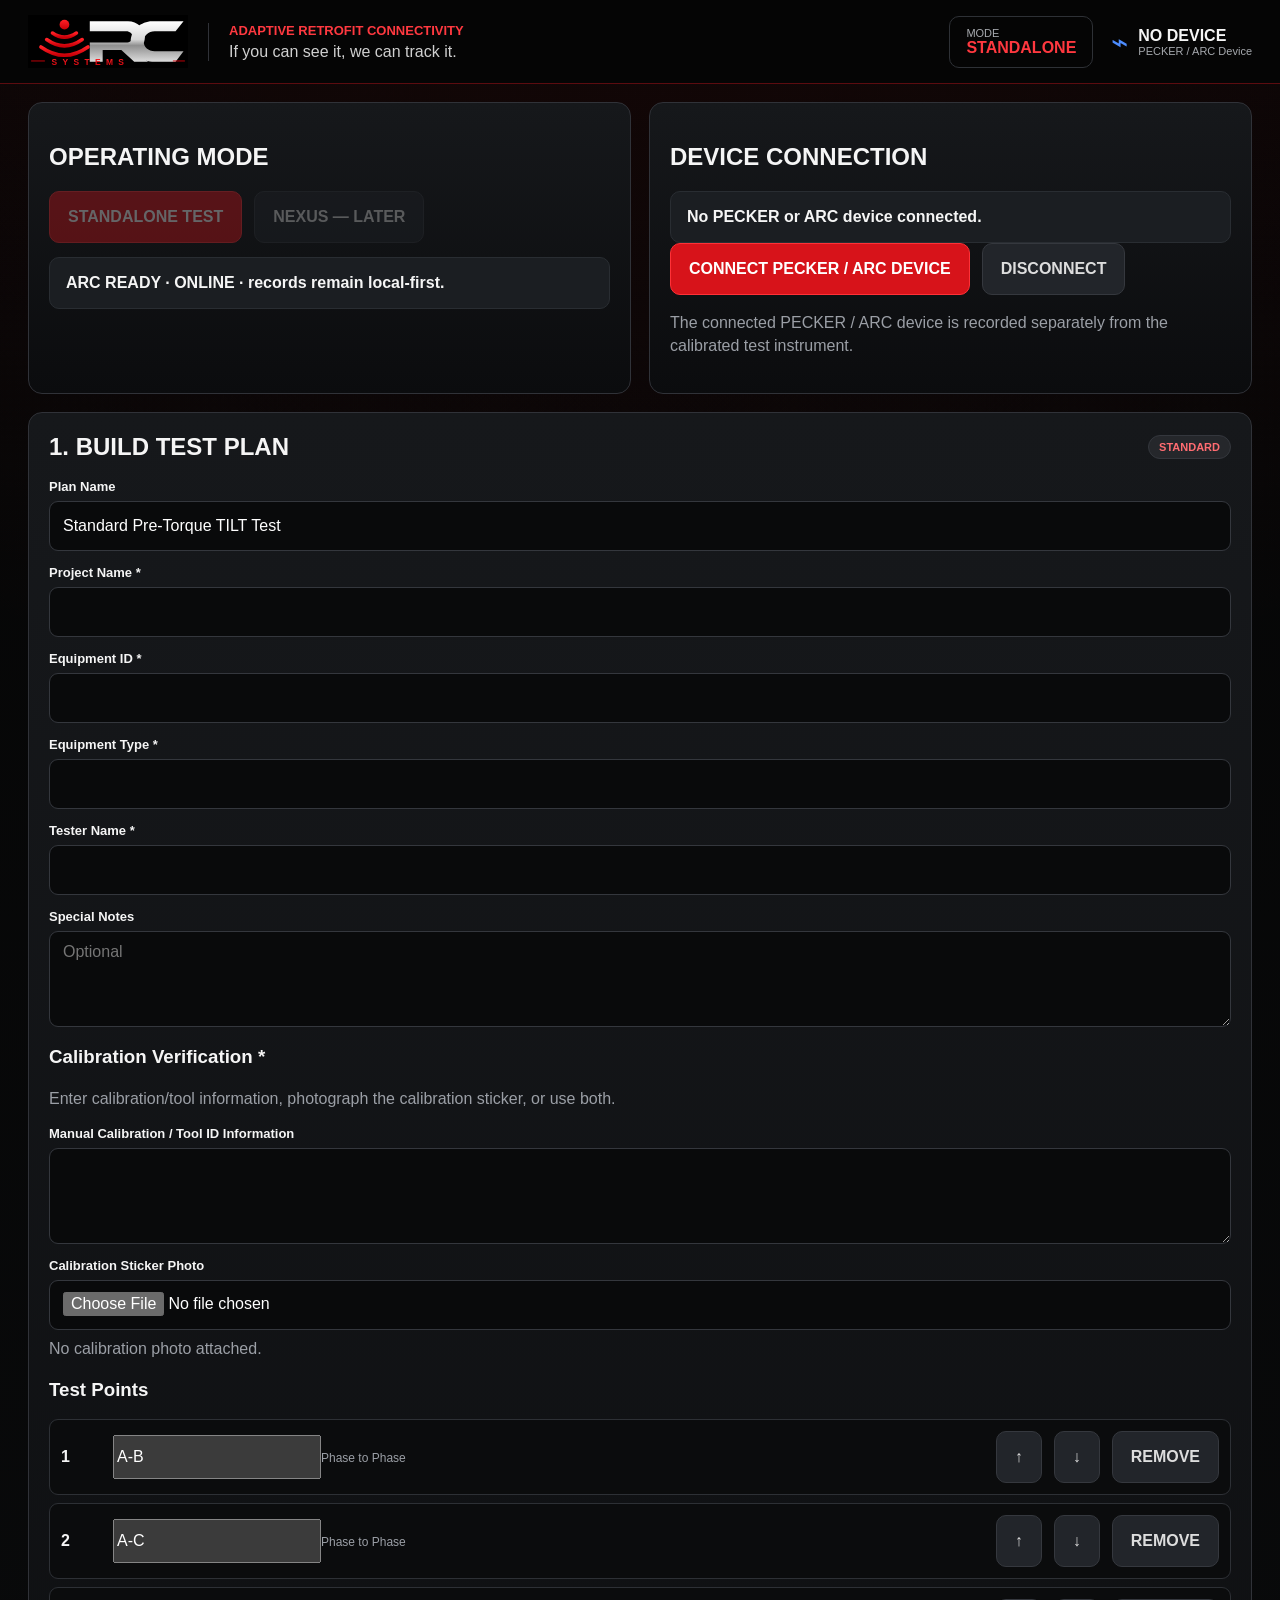
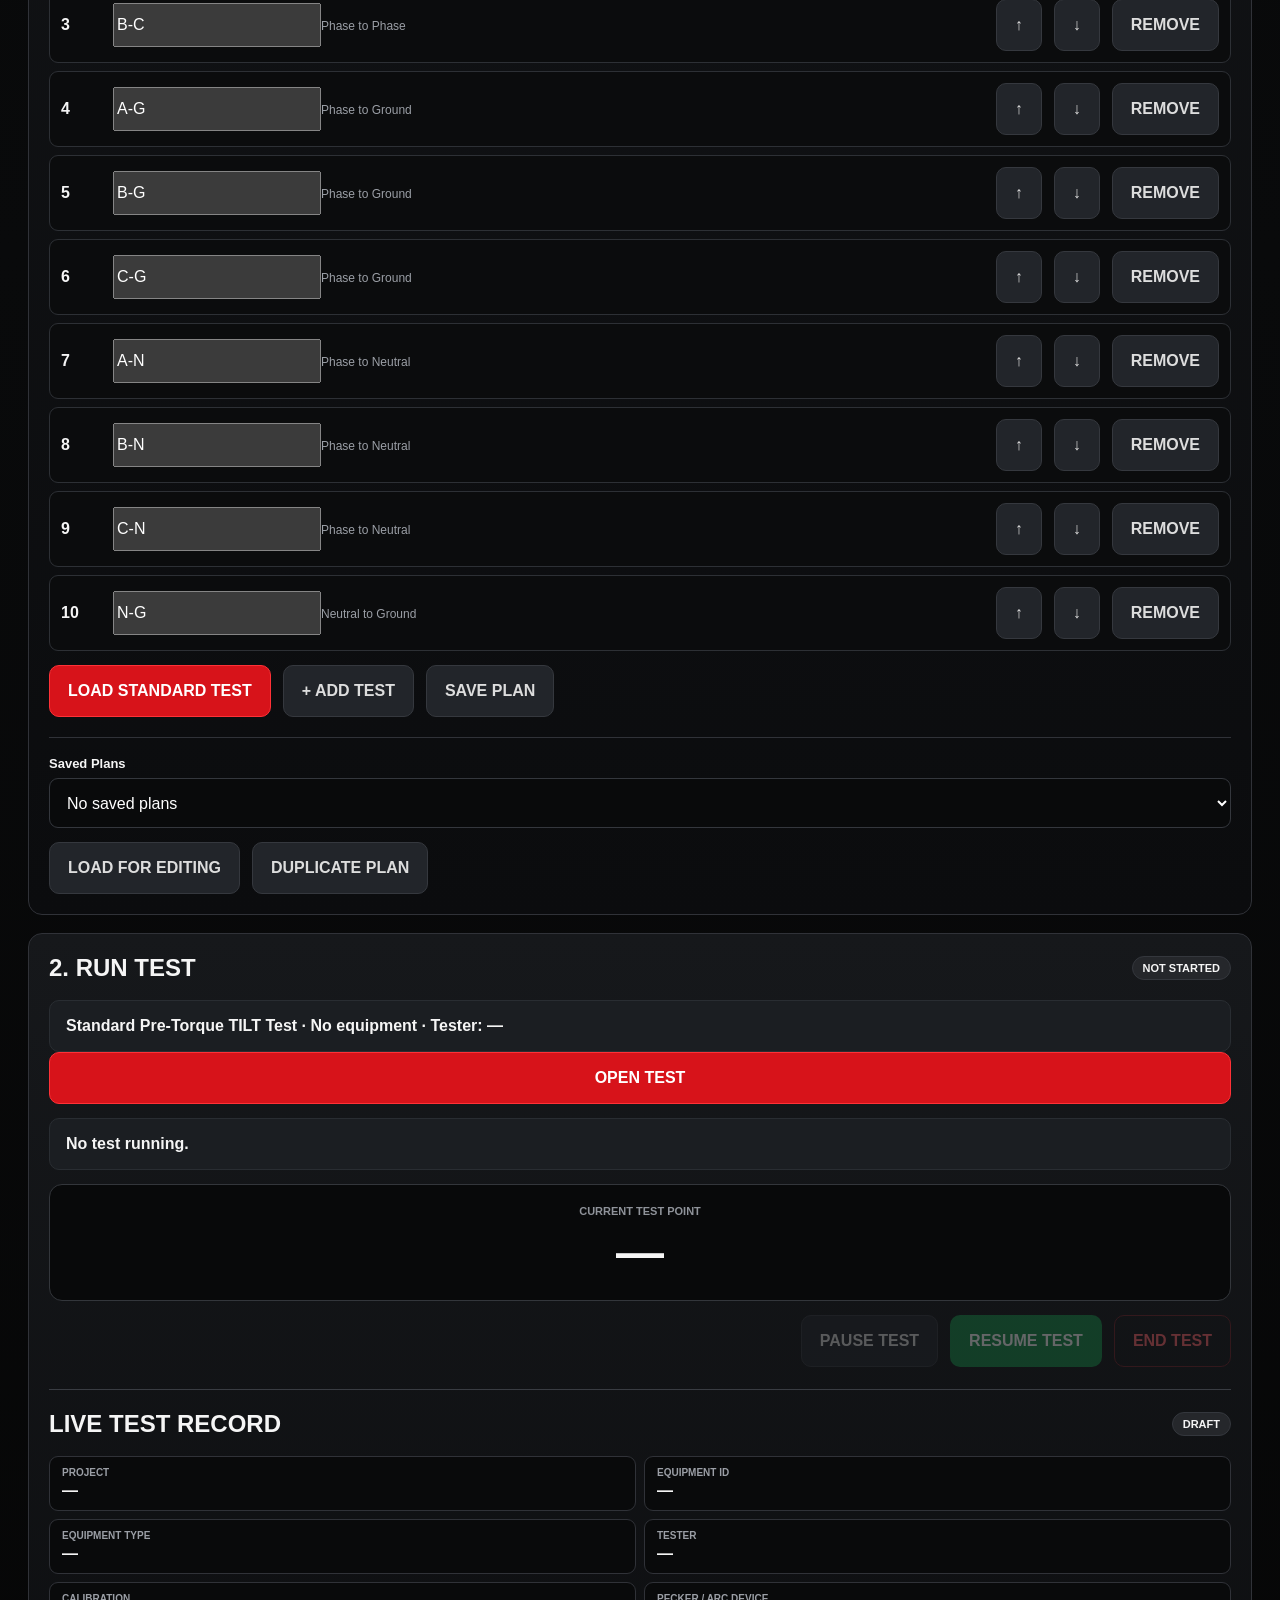
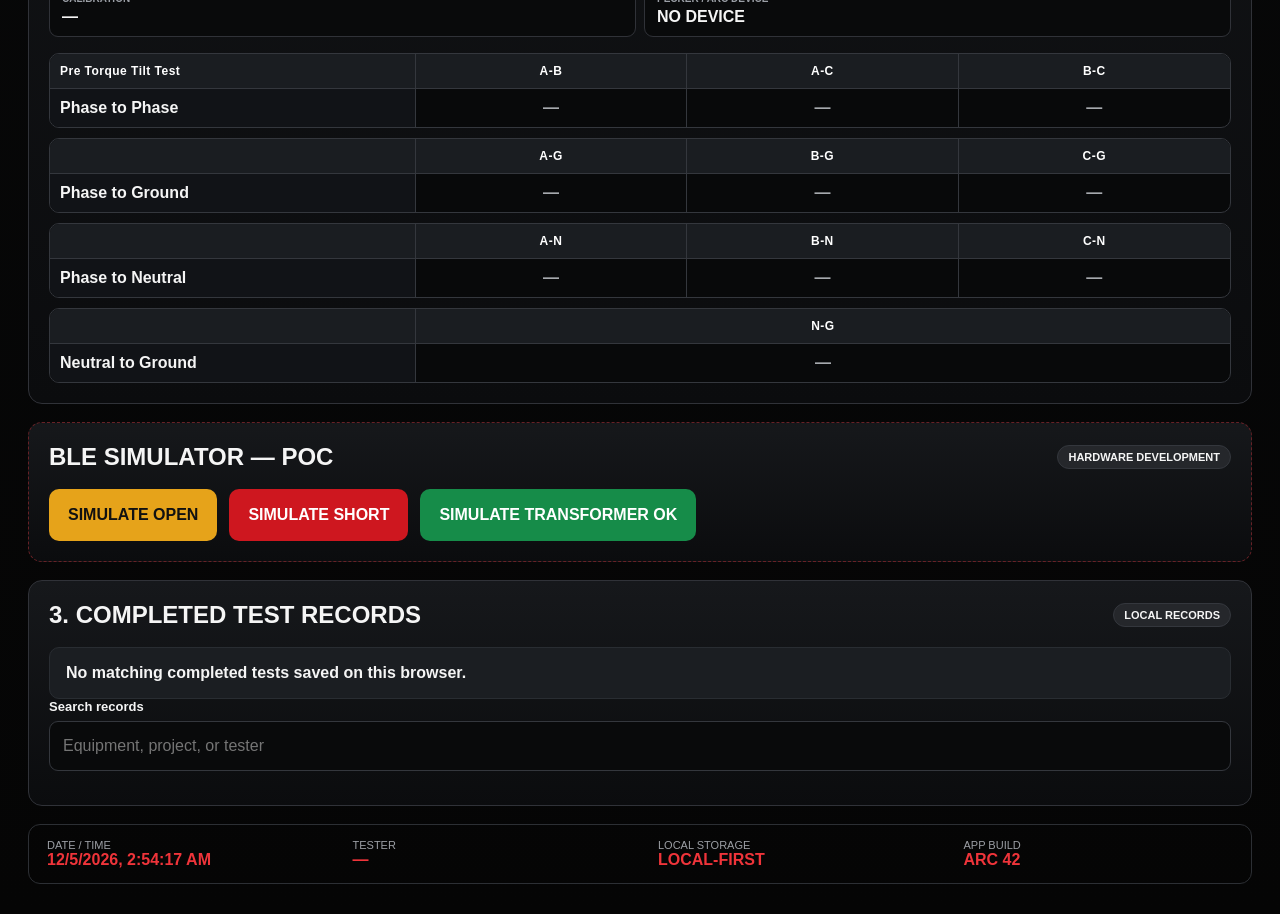
<file: index.html>
<!doctype html>
<html lang="en">
<head>
  <meta charset="utf-8">
  <meta name="viewport" content="width=device-width,initial-scale=1,viewport-fit=cover,maximum-scale=1">
  <meta name="theme-color" content="#050505">
  <meta name="apple-mobile-web-app-capable" content="yes">
  <meta name="apple-mobile-web-app-title" content="ARC">
  <title>ARC Systems TILT POC</title>
  <link rel="manifest" href="manifest.webmanifest?v=42">
  <link rel="stylesheet" href="css/tilt.css?v=42">
  <link rel="stylesheet" href="css/field.css?v=42">
  <link rel="stylesheet" href="css/arc40.css?v=42">
</head>
<body>
<header class="topbar">
  <div class="brand-block">
    <img class="arc-logo" src="assets/arc-header.svg?v=13" alt="ARC Systems">
    <div class="brand-copy">
      <div class="eyebrow">ADAPTIVE RETROFIT CONNECTIVITY</div>
      <div class="tagline">If you can see it, we can track it.</div>
    </div>
  </div>
  <div class="topbar-status">
    <div class="mode-box"><span>MODE</span><strong>STANDALONE</strong></div>
    <div class="device-summary"><span class="bt-mark">⌁</span><div><strong id="bleDeviceName">NO DEVICE</strong><small>PECKER / ARC Device</small></div></div>
  </div>
</header>

<main class="app">
  <section id="recoveryPanel" class="card recovery-card" hidden>
    <div class="section-title-row"><h2 id="recoveryTitle">INTERRUPTED TEST FOUND</h2><span class="pill accent">RECOVERY</span></div>
    <div id="recoveryDetails" class="status warn"></div>
    <div class="row"><button id="resumeInterrupted" class="good">RESUME TEST</button></div>
    <div class="field"><label>Or end this interrupted test with a reason</label><textarea id="abandonReason"></textarea></div>
    <button id="abandonInterrupted" class="bad">END TEST</button>
  </section>

  <div class="grid two overview-grid">
    <section class="card">
      <h2>OPERATING MODE</h2>
      <div class="row"><button class="primary" disabled>STANDALONE TEST</button><button class="secondary" disabled>NEXUS — LATER</button></div>
      <div id="networkStatus" class="status info">Loading ARC...</div>
    </section>
    <section class="card">
      <h2>DEVICE CONNECTION</h2>
      <div id="bleStatus" class="status">No PECKER or ARC device connected.</div>
      <div class="row"><button id="connectBle" class="primary">CONNECT PECKER / ARC DEVICE</button><button id="disconnectBle" class="secondary">DISCONNECT</button></div>
      <p class="muted">The connected PECKER / ARC device is recorded separately from the calibrated test instrument.</p>
    </section>
  </div>

  <div class="grid two main-grid">
    <section class="card" id="planCard">
      <div class="section-title-row"><h2>1. BUILD TEST PLAN</h2><span id="planType" class="pill accent">STANDARD</span></div>
      <div class="field"><label>Plan Name</label><input id="planName" value="Standard Pre-Torque TILT Test"></div>
      <div class="field"><label>Project Name *</label><input id="projectName"></div>
      <div class="field"><label>Equipment ID *</label><input id="equipmentName"></div>
      <div class="field"><label>Equipment Type *</label><input id="equipmentType"></div>
      <div class="field"><label>Tester Name *</label><input id="testerName"></div>
      <div class="field"><label>Special Notes</label><textarea id="specialNotes" placeholder="Optional"></textarea></div>

      <h3>Calibration Verification *</h3>
      <p class="muted">Enter calibration/tool information, photograph the calibration sticker, or use both.</p>
      <div class="field"><label>Manual Calibration / Tool ID Information</label><textarea id="calManual"></textarea></div>
      <div class="field"><label>Calibration Sticker Photo</label><input id="calPhoto" type="file" accept="image/*" capture="environment"><span id="calPhotoStatus" class="muted">No calibration photo attached.</span></div>

      <h3>Test Points</h3>
      <div id="planTests" class="test-list"></div>
      <div class="row plan-actions"><button id="loadStandard" class="primary">LOAD STANDARD TEST</button><button id="addTest" class="secondary">+ ADD TEST</button><button id="savePlan" class="secondary">SAVE PLAN</button></div>

      <div class="saved-plan-box">
        <div class="field"><label>Saved Plans</label><select id="savedPlans"></select></div>
        <div class="row"><button id="loadSavedPlan" class="secondary">LOAD FOR EDITING</button><button id="duplicatePlan" class="secondary">DUPLICATE PLAN</button></div>
      </div>
    </section>

    <section class="card run-card" id="runCard">
      <div class="section-title-row"><h2>2. RUN TEST</h2><span id="runCounter" class="pill">NOT STARTED</span></div>
      <div id="runPlanSummary" class="status">Build the test plan, then open the test.</div>
      <button id="startTest" class="primary wide">OPEN TEST</button>
      <div id="runStatus" class="status">No test running.</div>

      <div class="current-reading-shell">
        <div class="reading-label">CURRENT TEST POINT</div>
        <div id="currentTest" class="result-big">—</div>
      </div>

      <div id="candidatePanel" class="candidate-panel" hidden>
        <div id="candidateResult" class="status candidate-status"></div>
        <div class="decision-row"><button id="acceptResult" class="good decision-button">ACCEPT</button><button id="rejectResult" class="bad decision-button">REJECT / RETEST</button></div>
      </div>

      <div class="row end-row"><button id="pauseTest" class="secondary" disabled>PAUSE TEST</button><button id="resumeTest" class="good" disabled>RESUME TEST</button><button id="endTest" class="end-test" disabled>END TEST</button></div>
      <div id="endTestPanel" class="end-panel" hidden><div class="field"><label>Reason for ending test</label><textarea id="endTestReason"></textarea></div><div class="row"><button id="confirmEndTest" class="bad">END TEST</button><button id="cancelEndTest" class="secondary">RETURN TO TEST</button></div></div>

      <section class="live-record" id="liveRecord">
        <div class="section-title-row"><h2>LIVE TEST RECORD</h2><span id="liveRecordStatus" class="pill">DRAFT</span></div>
        <div class="live-meta">
          <div><span>Project</span><strong id="liveProject">—</strong></div>
          <div><span>Equipment ID</span><strong id="liveEquipment">—</strong></div>
          <div><span>Equipment Type</span><strong id="liveEquipmentType">—</strong></div>
          <div><span>Tester</span><strong id="liveTester">—</strong></div>
          <div><span>Calibration</span><strong id="liveCalibration">—</strong></div>
          <div><span>PECKER / ARC Device</span><strong id="liveDevice">NO DEVICE</strong></div>
        </div>

        <div class="tilt-matrix">
          <table><thead><tr><th>Pre Torque Tilt Test</th><th>A-B</th><th>A-C</th><th>B-C</th></tr></thead><tbody><tr><td class="matrix-group">Phase to Phase</td><td id="live-AB" class="matrix-cell">—</td><td id="live-AC" class="matrix-cell">—</td><td id="live-BC" class="matrix-cell">—</td></tr></tbody></table>
          <table><thead><tr><th></th><th>A-G</th><th>B-G</th><th>C-G</th></tr></thead><tbody><tr><td class="matrix-group">Phase to Ground</td><td id="live-AG" class="matrix-cell">—</td><td id="live-BG" class="matrix-cell">—</td><td id="live-CG" class="matrix-cell">—</td></tr></tbody></table>
          <table><thead><tr><th></th><th>A-N</th><th>B-N</th><th>C-N</th></tr></thead><tbody><tr><td class="matrix-group">Phase to Neutral</td><td id="live-AN" class="matrix-cell">—</td><td id="live-BN" class="matrix-cell">—</td><td id="live-CN" class="matrix-cell">—</td></tr></tbody></table>
          <table class="ng-table"><thead><tr><th></th><th>N-G</th></tr></thead><tbody><tr><td class="matrix-group">Neutral to Ground</td><td id="live-NG" class="matrix-cell">—</td></tr></tbody></table>
        </div>
      </section>
    </section>
  </div>

  <section class="card dev" id="simulatorCard">
    <div class="section-title-row"><h2>BLE SIMULATOR — POC</h2><span class="pill">HARDWARE DEVELOPMENT</span></div>
    <div class="row"><button id="simOpen" class="warn">SIMULATE OPEN</button><button id="simShort" class="bad">SIMULATE SHORT</button><button id="simOk" class="good">SIMULATE TRANSFORMER OK</button></div>
  </section>

  <section class="card records-card" id="recordsCard">
    <div class="section-title-row"><h2>3. COMPLETED TEST RECORDS</h2><span class="pill">LOCAL RECORDS</span></div>
    <div id="completedStatus" class="status">No completed tests saved on this browser.</div>
    <div class="field"><label>Search records</label><input id="recordSearch" placeholder="Equipment, project, or tester"></div>
    <div id="completedTests"></div>
    <div id="recordDetail" class="record-detail" hidden></div>
  </section>

  <footer class="system-footer">
    <div><span>DATE / TIME</span><strong id="footerTime">—</strong></div>
    <div><span>TESTER</span><strong id="footerUser">—</strong></div>
    <div><span>LOCAL STORAGE</span><strong>LOCAL-FIRST</strong></div>
    <div><span>APP BUILD</span><strong>ARC 42</strong></div>
  </footer>
</main>

<div id="completionModal" class="arc-modal" hidden>
  <div class="arc-modal-card">
    <div class="section-title-row"><h2>TEST COMPLETE</h2><span class="pill accent">SAVE / SEND</span></div>
    <p>Choose what to do with this completed ARC test.</p>
    <div class="field"><label>Email Recipient (optional)</label><input id="completionEmail" type="email" placeholder="name@company.com"></div>
    <div class="completion-actions">
      <button id="saveCompletedLocal" class="good">SAVE LOCALLY</button>
      <button id="emailCompletedTest" class="secondary">EMAIL TEST</button>
      <button id="saveAndEmailCompleted" class="primary">SAVE LOCALLY + EMAIL</button>
    </div>
    <div id="completionActionStatus" class="status">The completed test has not been finalized yet.</div>
  </div>
</div>

<script src="js/tilt_protocol.js?v=42"></script>
<script src="js/tilt_templates.js?v=42"></script>
<script src="js/tilt_store.js?v=42"></script>
<script src="js/tilt_db.js?v=42"></script>
<script src="js/tilt_engine.js?v=42"></script>
<script src="js/arc_device_diagnostics.js?v=42"></script>
<script src="js/tilt_simulator.js?v=42"></script>
<script src="js/tilt_ble_bridge.js?v=42"></script>
<script src="js/tilt_record_adapter.js?v=42"></script>
<script src="js/app.js?v=42"></script>
<script src="js/arc_recovery.js?v=42"></script>
<script>
  if('serviceWorker' in navigator){addEventListener('load',()=>navigator.serviceWorker.register('./service-worker.js?v=42'));}
</script>
</body>
</html>
</file>
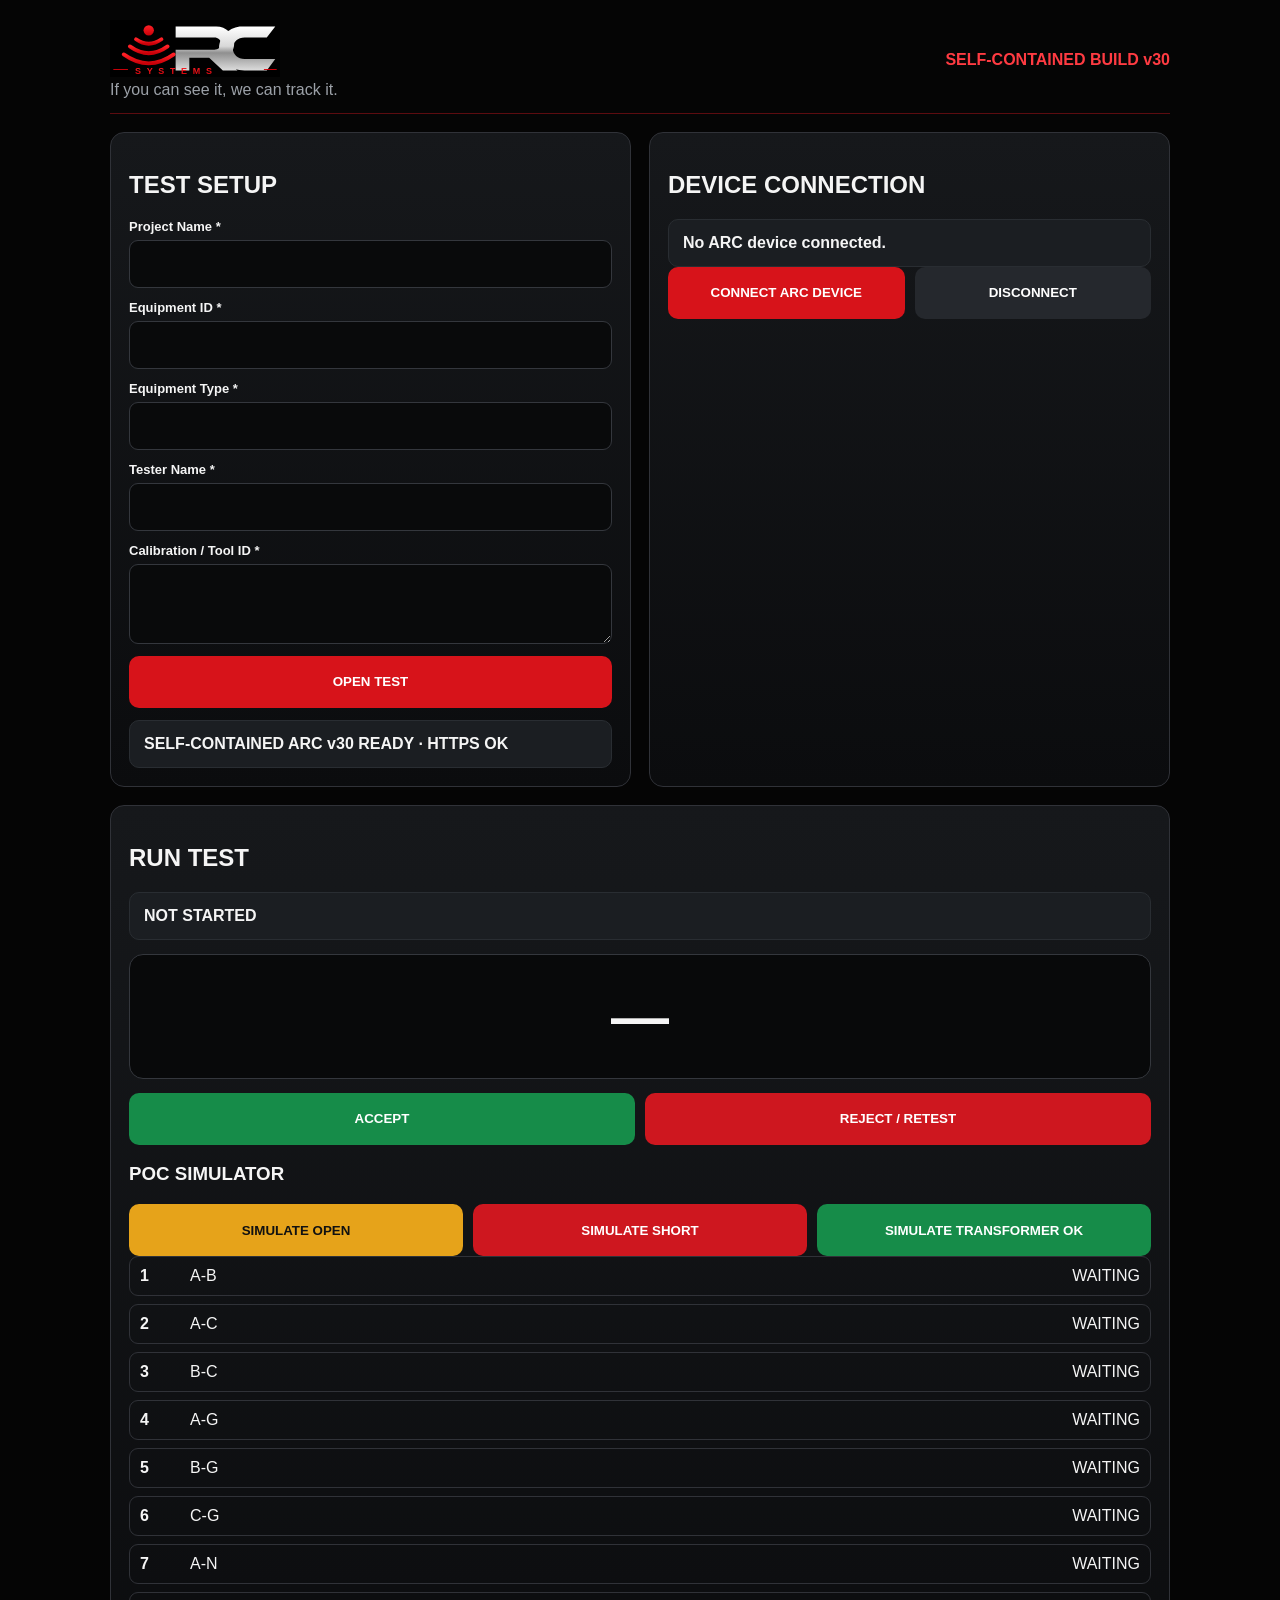
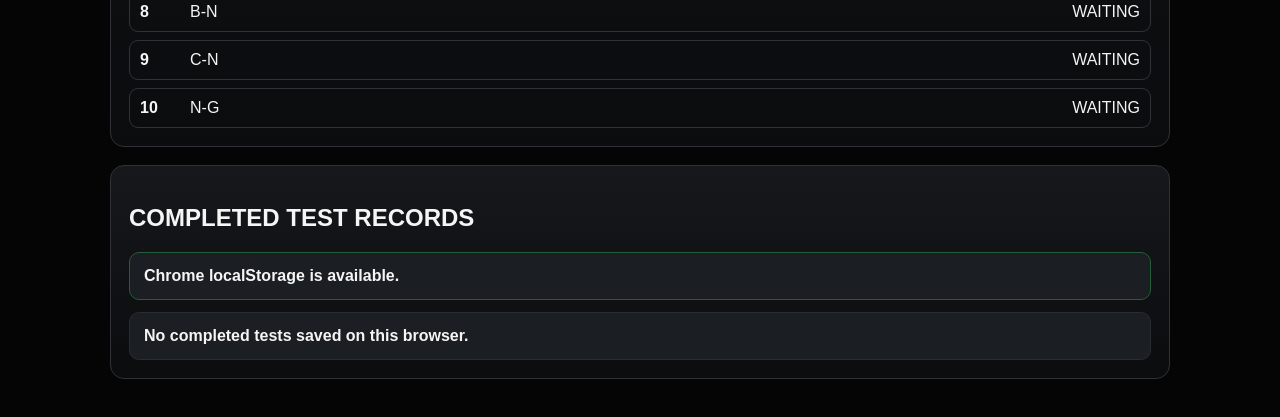
<file: poc-test-v30.html>
<!doctype html><html lang="en"><head><meta charset="utf-8"><meta name="viewport" content="width=device-width,initial-scale=1"><meta name="theme-color" content="#050505"><title>ARC POC Test Runner v30</title><style>:root{color-scheme:dark;--text:#f5f5f5;--muted:#9ca1a8;--red:#d7131a;--green:#168c49;--amber:#e6a31a}*{box-sizing:border-box}body{margin:0;background:#050505;color:var(--text);font-family:Arial,Helvetica,sans-serif}.wrap{max-width:1100px;margin:auto;padding:20px}.head{display:flex;justify-content:space-between;gap:20px;align-items:center;border-bottom:1px solid #5c0c10;padding-bottom:14px;margin-bottom:18px}.head img{width:170px}.build{font-weight:900;color:#ff3b42}.grid{display:grid;grid-template-columns:1fr 1fr;gap:18px}.card{background:linear-gradient(180deg,#16181b,#0b0c0e);border:1px solid #303238;border-radius:14px;padding:18px;margin-bottom:18px}.field{display:grid;gap:6px;margin-bottom:12px}.field label{font-size:13px;font-weight:800}.field input,.field textarea{width:100%;min-height:48px;border:1px solid #34373d;border-radius:9px;padding:10px 12px;background:#090a0b;color:#fff}.field textarea{min-height:80px}button{min-height:52px;border-radius:10px;border:1px solid transparent;padding:12px 18px;font-weight:900;cursor:pointer}.primary{background:var(--red);color:white}.secondary{background:#25282d;color:white}.good{background:var(--green);color:white}.bad{background:#ce171f;color:white}.warn{background:var(--amber);color:#111}.wide{width:100%}.status{margin-top:12px;padding:14px;border-radius:10px;background:#1b1e22;border:1px solid #292d32;font-weight:800}.point{text-align:center;font-size:58px;font-weight:900;padding:28px 10px;border:1px solid #34373d;border-radius:14px;background:#08090a;margin:14px 0}.row{display:flex;gap:10px;flex-wrap:wrap}.row button{flex:1}.candidate{font-size:24px;text-align:center}.list{display:grid;gap:8px}.item{display:grid;grid-template-columns:40px 1fr auto;gap:10px;padding:10px;border:1px solid #303238;border-radius:9px}.done{border-color:#245d3a}.muted{color:var(--muted)}.record{border:1px solid #303238;border-radius:10px;padding:14px;margin:10px 0}.detail{margin-top:14px;padding:16px;border:1px solid #4a4d53;border-radius:12px;background:#08090a}.detail table{width:100%;border-collapse:collapse;margin-top:12px}.detail th,.detail td{border:1px solid #303238;padding:8px;text-align:left}.meta{display:grid;grid-template-columns:1fr 1fr;gap:8px}.meta div{padding:8px;border:1px solid #303238;border-radius:8px}.meta span{display:block;font-size:11px;color:var(--muted);text-transform:uppercase}.meta strong{display:block;margin-top:3px;font-size:14px}.storage-ok{border-color:#245d3a}.storage-bad{border-color:#7b2228}@media(max-width:800px){.grid,.meta{grid-template-columns:1fr}.head{align-items:flex-start}.head img{width:130px}.point{font-size:46px}}</style></head><body><div class="wrap"><div class="head"><div><img src="assets/arc-header.svg" alt="ARC Systems"><div class="muted">If you can see it, we can track it.</div></div><div class="build">SELF-CONTAINED BUILD v30</div></div><div class="grid"><section class="card"><h2>TEST SETUP</h2><div class="field"><label>Project Name *</label><input id="project"></div><div class="field"><label>Equipment ID *</label><input id="equipment"></div><div class="field"><label>Equipment Type *</label><input id="type"></div><div class="field"><label>Tester Name *</label><input id="tester"></div><div class="field"><label>Calibration / Tool ID *</label><textarea id="cal"></textarea></div><button id="open" class="primary wide">OPEN TEST</button><div id="openStatus" class="status">Ready.</div></section><section class="card"><h2>DEVICE CONNECTION</h2><div id="bleStatus" class="status">No ARC device connected.</div><div class="row"><button id="connect" class="primary">CONNECT ARC DEVICE</button><button id="disconnect" class="secondary">DISCONNECT</button></div></section></div><section class="card"><h2>RUN TEST</h2><div id="counter" class="status">NOT STARTED</div><div id="point" class="point">—</div><div id="candidate" class="status candidate" hidden></div><div id="decisions" class="row" hidden><button id="accept" class="good">ACCEPT</button><button id="reject" class="bad">REJECT / RETEST</button></div><h3>POC SIMULATOR</h3><div class="row"><button class="warn sim" data-ch="OPEN">SIMULATE OPEN</button><button class="bad sim" data-ch="SHORT">SIMULATE SHORT</button><button class="good sim" data-ch="TRANSFORMER_OK">SIMULATE TRANSFORMER OK</button></div><div id="list" class="list"></div></section><section id="recordsCard" class="card"><h2>COMPLETED TEST RECORDS</h2><div id="storageStatus" class="status">Checking browser storage...</div><div id="recordStatus" class="status">No completed tests saved on this browser.</div><div id="records"></div><div id="recordDetail" class="detail" hidden></div></section></div><script>(function(){'use strict';const $=id=>document.getElementById(id);const tests=['A-B','A-C','B-C','A-G','B-G','C-G','A-N','B-N','C-N','N-G'];const RECORD_KEY='arc_poc_completed_tests';let index=-1,candidate=null,accepted=[],device=null,startedAt='';const esc=v=>String(v??'').replace(/[&<>"']/g,c=>({'&':'&amp;','<':'&lt;','>':'&gt;','"':'&quot;',"'":'&#39;'}[c]));function storageAvailable(){try{const k='__arc_storage_test__';localStorage.setItem(k,'1');localStorage.removeItem(k);return true}catch(e){return false}}const HAS_STORAGE=storageAvailable();function getRecords(){if(!HAS_STORAGE)return[];try{const r=JSON.parse(localStorage.getItem(RECORD_KEY)||'[]');return Array.isArray(r)?r:[]}catch(e){return[]}}function saveRecords(records){if(!HAS_STORAGE)return{ok:false,message:'Chrome localStorage unavailable.'};try{localStorage.setItem(RECORD_KEY,JSON.stringify(records));const verify=JSON.parse(localStorage.getItem(RECORD_KEY)||'[]');if(!Array.isArray(verify)||verify.length!==records.length)throw new Error('Storage verification failed');return{ok:true,message:'Browser storage verified. '+verify.length+' record(s) stored.'}}catch(e){return{ok:false,message:'Storage error: '+(e?.message||String(e))}}}function render(){ $('counter').textContent=index<0?'NOT STARTED':index>=tests.length?'COMPLETE':(index+1)+' / '+tests.length;$('point').textContent=index<0?'—':index>=tests.length?'COMPLETE':tests[index];$('candidate').hidden=!candidate;$('decisions').hidden=!candidate;if(candidate)$('candidate').textContent=candidate+' DETECTED';$('list').innerHTML=tests.map((t,i)=>'<div class="item '+(accepted[i]?'done':'')+'"><strong>'+(i+1)+'</strong><span>'+t+'</span><span>'+(accepted[i]||'WAITING')+'</span></div>').join('')}function openTest(){const missing=[];[['project','Project Name'],['equipment','Equipment ID'],['type','Equipment Type'],['tester','Tester Name'],['cal','Calibration / Tool ID']].forEach(([id,name])=>{if(!$(id).value.trim())missing.push(name)});if(missing.length){$('openStatus').textContent='Missing: '+missing.join(', ');return}accepted=[];candidate=null;index=0;startedAt=new Date().toISOString();$('openStatus').textContent='TEST OPEN — perform A-B.';render()}function receive(ch){if(index<0||index>=tests.length){$('openStatus').textContent='Open a test first.';return}if(candidate)return;candidate=ch;render()}function finalize(){const completedAt=new Date().toISOString();const record={recordType:'ARC_POC_COMPLETED_TEST',recordVersion:3,completedTestId:'ARC-POC-'+Date.now(),projectName:$('project').value.trim(),equipmentId:$('equipment').value.trim(),equipmentType:$('type').value.trim(),testerName:$('tester').value.trim(),calibrationToolId:$('cal').value.trim(),startedAt,completedAt,status:'COMPLETED',readings:tests.map((t,i)=>({order:i+1,testPoint:t,reading:accepted[i],acceptedAt:completedAt}))};const records=getRecords();records.unshift(record);const result=saveRecords(records);$('storageStatus').className='status '+(result.ok?'storage-ok':'storage-bad');$('storageStatus').textContent=result.message;$('openStatus').textContent=result.ok?'TEST COMPLETE — RECORD SAVED AND VERIFIED.':'TEST COMPLETE — STORAGE FAILED.';renderRecords();if(result.ok)showRecord(record.completedTestId);setTimeout(()=>$('recordsCard').scrollIntoView({behavior:'smooth',block:'start'}),100)}function accept(){if(!candidate)return;accepted[index]=candidate;candidate=null;index++;if(index>=tests.length){render();finalize();return}$('openStatus').textContent='Accepted. Next: '+tests[index];render()}function reject(){candidate=null;$('openStatus').textContent='Reading rejected. Retest '+tests[index]+'.';render()}async function connect(){try{if(!window.isSecureContext)throw new Error('Chrome requires HTTPS.');if(!navigator.bluetooth)throw new Error('Web Bluetooth is not available in this Chrome session.');$('bleStatus').textContent='Opening Chrome Bluetooth chooser...';device=await navigator.bluetooth.requestDevice({acceptAllDevices:true,optionalServices:['8f4d0001-7b6a-4f4b-8f44-4e4558555354']});$('bleStatus').textContent='Selected: '+(device.name||'Unnamed Bluetooth device')+' — attempting ARC service connection...';const server=await device.gatt.connect();const service=await server.getPrimaryService('8f4d0001-7b6a-4f4b-8f44-4e4558555354');const characteristic=await service.getCharacteristic('8f4d0002-7b6a-4f4b-8f44-4e4558555354');await characteristic.startNotifications();characteristic.addEventListener('characteristicvaluechanged',e=>{try{const obj=JSON.parse(new TextDecoder().decode(e.target.value));if(obj.channel)receive(obj.channel)}catch(err){$('bleStatus').textContent='BLE EVENT ERROR: '+err.message}});$('bleStatus').textContent='ARC DEVICE CONNECTED: '+(device.name||'device')}catch(err){$('bleStatus').textContent='CONNECT ERROR: '+(err?.message||String(err))}}function disconnect(){try{if(device?.gatt?.connected)device.gatt.disconnect()}catch(e){}device=null;$('bleStatus').textContent='ARC device disconnected.'}function renderRecords(){const r=getRecords();$('recordStatus').textContent=r.length?r.length+' completed test record(s) available.':'No completed tests saved on this browser.';$('records').innerHTML=r.map(x=>'<div class="record"><strong>'+esc(x.equipmentId)+'</strong><div class="muted">'+esc(x.projectName)+' · '+new Date(x.completedAt).toLocaleString()+'</div><div class="muted">'+(x.readings?.length||0)+' accepted readings · '+esc(x.testerName)+'</div><div class="row" style="margin-top:10px"><button class="primary view-record" data-id="'+esc(x.completedTestId)+'">VIEW RECORD</button></div></div>').join('');document.querySelectorAll('.view-record').forEach(b=>b.onclick=()=>showRecord(b.dataset.id))}function showRecord(id){const x=getRecords().find(r=>r.completedTestId===id);if(!x)return;const box=$('recordDetail');box.hidden=false;box.innerHTML='<div class="row"><button id="closeDetail" class="secondary">CLOSE</button><button id="printDetail" class="primary">PRINT / SAVE PDF</button></div><h2>Completed Test Record</h2><div class="meta"><div><span>Project</span><strong>'+esc(x.projectName)+'</strong></div><div><span>Equipment ID</span><strong>'+esc(x.equipmentId)+'</strong></div><div><span>Equipment Type</span><strong>'+esc(x.equipmentType)+'</strong></div><div><span>Tester</span><strong>'+esc(x.testerName)+'</strong></div><div><span>Calibration / Tool ID</span><strong>'+esc(x.calibrationToolId)+'</strong></div><div><span>Record ID</span><strong>'+esc(x.completedTestId)+'</strong></div><div><span>Started</span><strong>'+new Date(x.startedAt).toLocaleString()+'</strong></div><div><span>Completed</span><strong>'+new Date(x.completedAt).toLocaleString()+'</strong></div></div><table><thead><tr><th>#</th><th>Test Point</th><th>Accepted Reading</th></tr></thead><tbody>'+x.readings.map(r=>'<tr><td>'+r.order+'</td><td>'+esc(r.testPoint)+'</td><td><strong>'+esc(r.reading)+'</strong></td></tr>').join('')+'</tbody></table>';$('closeDetail').onclick=()=>box.hidden=true;$('printDetail').onclick=()=>window.print()}$('open').addEventListener('click',openTest);$('accept').addEventListener('click',accept);$('reject').addEventListener('click',reject);$('connect').addEventListener('click',connect);$('disconnect').addEventListener('click',disconnect);document.querySelectorAll('.sim').forEach(b=>b.addEventListener('click',()=>receive(b.dataset.ch)));render();renderRecords();$('storageStatus').className='status '+(HAS_STORAGE?'storage-ok':'storage-bad');$('storageStatus').textContent=HAS_STORAGE?'Chrome localStorage is available.':'Chrome localStorage is unavailable.';$('openStatus').textContent='SELF-CONTAINED ARC v30 READY · '+(window.isSecureContext?'HTTPS OK':'NOT SECURE');})();</script></body></html>
</file>
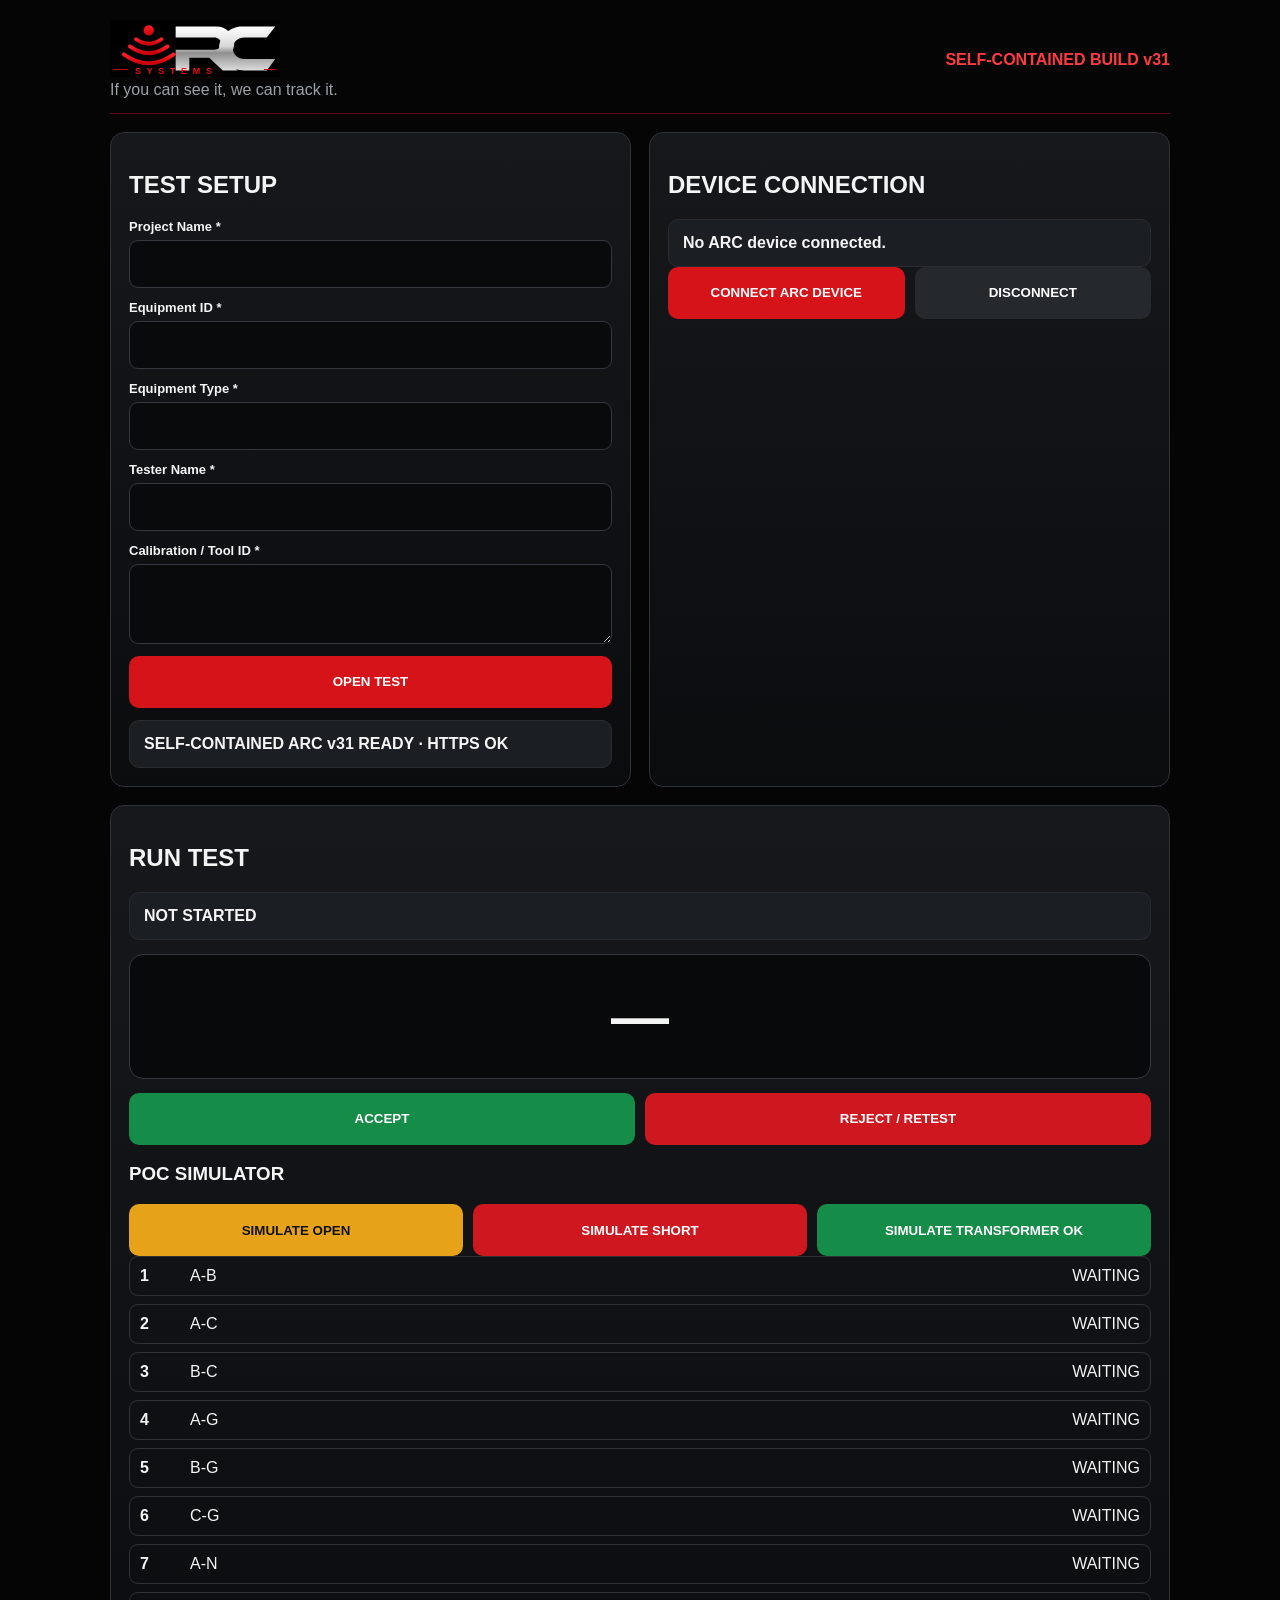
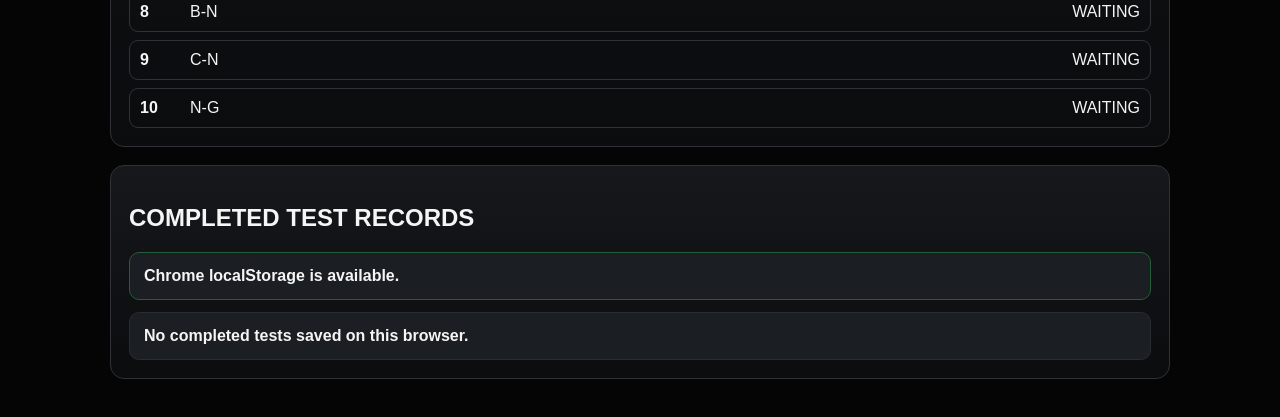
<file: poc-test-v31.html>
<!doctype html><html lang="en"><head><meta charset="utf-8"><meta name="viewport" content="width=device-width,initial-scale=1"><meta name="theme-color" content="#050505"><title>ARC POC Test Runner v31</title><style>:root{color-scheme:dark;--text:#f5f5f5;--muted:#9ca1a8;--red:#d7131a;--green:#168c49;--amber:#e6a31a}*{box-sizing:border-box}body{margin:0;background:#050505;color:var(--text);font-family:Arial,Helvetica,sans-serif}.wrap{max-width:1100px;margin:auto;padding:20px}.head{display:flex;justify-content:space-between;gap:20px;align-items:center;border-bottom:1px solid #5c0c10;padding-bottom:14px;margin-bottom:18px}.head img{width:170px}.build{font-weight:900;color:#ff3b42}.grid{display:grid;grid-template-columns:1fr 1fr;gap:18px}.card{background:linear-gradient(180deg,#16181b,#0b0c0e);border:1px solid #303238;border-radius:14px;padding:18px;margin-bottom:18px}.field{display:grid;gap:6px;margin-bottom:12px}.field label{font-size:13px;font-weight:800}.field input,.field textarea{width:100%;min-height:48px;border:1px solid #34373d;border-radius:9px;padding:10px 12px;background:#090a0b;color:#fff}.field textarea{min-height:80px}button{min-height:52px;border-radius:10px;border:1px solid transparent;padding:12px 18px;font-weight:900;cursor:pointer}.primary{background:var(--red);color:white}.secondary{background:#25282d;color:white}.good{background:var(--green);color:white}.bad{background:#ce171f;color:white}.warn{background:var(--amber);color:#111}.wide{width:100%}.status{margin-top:12px;padding:14px;border-radius:10px;background:#1b1e22;border:1px solid #292d32;font-weight:800}.point{text-align:center;font-size:58px;font-weight:900;padding:28px 10px;border:1px solid #34373d;border-radius:14px;background:#08090a;margin:14px 0}.row{display:flex;gap:10px;flex-wrap:wrap}.row button{flex:1}.candidate{font-size:24px;text-align:center}.list{display:grid;gap:8px}.item{display:grid;grid-template-columns:40px 1fr auto;gap:10px;padding:10px;border:1px solid #303238;border-radius:9px}.done{border-color:#245d3a}.muted{color:var(--muted)}.record{border:1px solid #303238;border-radius:10px;padding:14px;margin:10px 0}.detail,.save-panel{margin-top:14px;padding:16px;border:1px solid #4a4d53;border-radius:12px;background:#08090a}.save-panel{border-color:#6b1d22}.save-actions{display:grid;grid-template-columns:1fr 1fr 1fr;gap:10px}.detail table{width:100%;border-collapse:collapse;margin-top:12px}.detail th,.detail td{border:1px solid #303238;padding:8px;text-align:left}.meta{display:grid;grid-template-columns:1fr 1fr;gap:8px}.meta div{padding:8px;border:1px solid #303238;border-radius:8px}.meta span{display:block;font-size:11px;color:var(--muted);text-transform:uppercase}.meta strong{display:block;margin-top:3px;font-size:14px}.storage-ok{border-color:#245d3a}.storage-bad{border-color:#7b2228}@media(max-width:800px){.grid,.meta,.save-actions{grid-template-columns:1fr}.head{align-items:flex-start}.head img{width:130px}.point{font-size:46px}}</style></head><body><div class="wrap"><div class="head"><div><img src="assets/arc-header.svg" alt="ARC Systems"><div class="muted">If you can see it, we can track it.</div></div><div class="build">SELF-CONTAINED BUILD v31</div></div><div class="grid"><section class="card"><h2>TEST SETUP</h2><div class="field"><label>Project Name *</label><input id="project"></div><div class="field"><label>Equipment ID *</label><input id="equipment"></div><div class="field"><label>Equipment Type *</label><input id="type"></div><div class="field"><label>Tester Name *</label><input id="tester"></div><div class="field"><label>Calibration / Tool ID *</label><textarea id="cal"></textarea></div><button id="open" class="primary wide">OPEN TEST</button><div id="openStatus" class="status">Ready.</div></section><section class="card"><h2>DEVICE CONNECTION</h2><div id="bleStatus" class="status">No ARC device connected.</div><div class="row"><button id="connect" class="primary">CONNECT ARC DEVICE</button><button id="disconnect" class="secondary">DISCONNECT</button></div></section></div><section class="card"><h2>RUN TEST</h2><div id="counter" class="status">NOT STARTED</div><div id="point" class="point">—</div><div id="candidate" class="status candidate" hidden></div><div id="decisions" class="row" hidden><button id="accept" class="good">ACCEPT</button><button id="reject" class="bad">REJECT / RETEST</button></div><h3>POC SIMULATOR</h3><div class="row"><button class="warn sim" data-ch="OPEN">SIMULATE OPEN</button><button class="bad sim" data-ch="SHORT">SIMULATE SHORT</button><button class="good sim" data-ch="TRANSFORMER_OK">SIMULATE TRANSFORMER OK</button></div><div id="list" class="list"></div><div id="savePanel" class="save-panel" hidden><h2>TEST COMPLETE — SAVE TEST</h2><p class="muted">Choose where this completed test record should go.</p><div class="field"><label>Email recipient (optional)</label><input id="emailTo" type="email" placeholder="name@company.com"></div><div class="save-actions"><button id="saveLocal" class="good">SAVE LOCALLY</button><button id="emailOnly" class="secondary">EMAIL TEST</button><button id="saveAndEmail" class="primary">SAVE LOCALLY + EMAIL</button></div><div id="saveStatus" class="status">Test complete. Select a save option.</div></div></section><section id="recordsCard" class="card"><h2>COMPLETED TEST RECORDS</h2><div id="storageStatus" class="status">Checking browser storage...</div><div id="recordStatus" class="status">No completed tests saved on this browser.</div><div id="records"></div><div id="recordDetail" class="detail" hidden></div></section></div><script>(function(){'use strict';const $=id=>document.getElementById(id);const tests=['A-B','A-C','B-C','A-G','B-G','C-G','A-N','B-N','C-N','N-G'];const RECORD_KEY='arc_poc_completed_tests';let index=-1,candidate=null,accepted=[],device=null,startedAt='',pendingRecord=null;const esc=v=>String(v??'').replace(/[&<>"']/g,c=>({'&':'&amp;','<':'&lt;','>':'&gt;','"':'&quot;',"'":'&#39;'}[c]));function storageAvailable(){try{const k='__arc_storage_test__';localStorage.setItem(k,'1');localStorage.removeItem(k);return true}catch(e){return false}}const HAS_STORAGE=storageAvailable();function getRecords(){if(!HAS_STORAGE)return[];try{const r=JSON.parse(localStorage.getItem(RECORD_KEY)||'[]');return Array.isArray(r)?r:[]}catch(e){return[]}}function saveRecord(record){if(!HAS_STORAGE)return{ok:false,message:'Chrome localStorage unavailable.'};try{const records=getRecords();if(!records.some(x=>x.completedTestId===record.completedTestId))records.unshift(record);localStorage.setItem(RECORD_KEY,JSON.stringify(records));const verify=getRecords().find(x=>x.completedTestId===record.completedTestId);if(!verify)throw new Error('Storage verification failed');return{ok:true,message:'Record saved locally and verified.',record:verify}}catch(e){return{ok:false,message:'Storage error: '+(e?.message||String(e))}}}function render(){ $('counter').textContent=index<0?'NOT STARTED':index>=tests.length?'COMPLETE — SAVE REQUIRED':(index+1)+' / '+tests.length;$('point').textContent=index<0?'—':index>=tests.length?'COMPLETE':tests[index];$('candidate').hidden=!candidate;$('decisions').hidden=!candidate;if(candidate)$('candidate').textContent=candidate+' DETECTED';$('list').innerHTML=tests.map((t,i)=>'<div class="item '+(accepted[i]?'done':'')+'"><strong>'+(i+1)+'</strong><span>'+t+'</span><span>'+(accepted[i]||'WAITING')+'</span></div>').join('')}function openTest(){const missing=[];[['project','Project Name'],['equipment','Equipment ID'],['type','Equipment Type'],['tester','Tester Name'],['cal','Calibration / Tool ID']].forEach(([id,name])=>{if(!$(id).value.trim())missing.push(name)});if(missing.length){$('openStatus').textContent='Missing: '+missing.join(', ');return}accepted=[];candidate=null;pendingRecord=null;index=0;startedAt=new Date().toISOString();$('savePanel').hidden=true;$('openStatus').textContent='TEST OPEN — perform A-B.';render()}function receive(ch){if(index<0||index>=tests.length){$('openStatus').textContent=index>=tests.length?'Test complete. Choose a SAVE TEST option.':'Open a test first.';return}if(candidate)return;candidate=ch;render()}function buildPendingRecord(){const completedAt=new Date().toISOString();return{recordType:'ARC_POC_COMPLETED_TEST',recordVersion:4,completedTestId:'ARC-POC-'+Date.now(),projectName:$('project').value.trim(),equipmentId:$('equipment').value.trim(),equipmentType:$('type').value.trim(),testerName:$('tester').value.trim(),calibrationToolId:$('cal').value.trim(),startedAt,completedAt,status:'COMPLETED',delivery:{localSaved:false,emailOpened:false},readings:tests.map((t,i)=>({order:i+1,testPoint:t,reading:accepted[i],acceptedAt:completedAt}))}}function completeForSave(){pendingRecord=buildPendingRecord();$('openStatus').textContent='TEST COMPLETE — choose SAVE TEST option below.';$('savePanel').hidden=false;$('saveStatus').textContent='Test complete. Select SAVE LOCALLY, EMAIL TEST, or SAVE LOCALLY + EMAIL.';$('savePanel').scrollIntoView({behavior:'smooth',block:'center'})}function accept(){if(!candidate)return;accepted[index]=candidate;candidate=null;index++;render();if(index>=tests.length){completeForSave();return}$('openStatus').textContent='Accepted. Next: '+tests[index]}function reject(){candidate=null;$('openStatus').textContent='Reading rejected. Retest '+tests[index]+'.';render()}function emailBody(record){const lines=['ARC Systems Completed Test Record','','Project: '+record.projectName,'Equipment ID: '+record.equipmentId,'Equipment Type: '+record.equipmentType,'Tester: '+record.testerName,'Calibration / Tool ID: '+record.calibrationToolId,'Started: '+new Date(record.startedAt).toLocaleString(),'Completed: '+new Date(record.completedAt).toLocaleString(),'Record ID: '+record.completedTestId,'','Accepted Readings:'];record.readings.forEach(r=>lines.push(r.order+'. '+r.testPoint+' — '+r.reading));return lines.join('\n')}function openEmail(record){const to=$('emailTo').value.trim();const subject='ARC Test Record — '+record.equipmentId;const body=emailBody(record);record.delivery.emailOpened=true;location.href='mailto:'+encodeURIComponent(to)+'?subject='+encodeURIComponent(subject)+'&body='+encodeURIComponent(body);return{ok:true,message:'Email compose window opened.'}}function ensurePending(){if(!pendingRecord){$('saveStatus').textContent='No completed test is waiting to be saved.';return false}return true}$('saveLocal').onclick=()=>{if(!ensurePending())return;const result=saveRecord(pendingRecord);if(result.ok){pendingRecord.delivery.localSaved=true;$('saveStatus').textContent='SAVED LOCALLY — record verified in browser storage.';$('openStatus').textContent='TEST COMPLETE — SAVED LOCALLY.';renderRecords();showRecord(pendingRecord.completedTestId);setTimeout(()=>$('recordsCard').scrollIntoView({behavior:'smooth',block:'start'}),100)}else $('saveStatus').textContent=result.message};$('emailOnly').onclick=()=>{if(!ensurePending())return;$('saveStatus').textContent='Opening email compose window...';openEmail(pendingRecord);$('openStatus').textContent='TEST COMPLETE — EMAIL PREPARED. Not saved locally unless you choose SAVE LOCALLY.'};$('saveAndEmail').onclick=()=>{if(!ensurePending())return;const result=saveRecord(pendingRecord);if(!result.ok){$('saveStatus').textContent=result.message;return}pendingRecord.delivery.localSaved=true;renderRecords();$('saveStatus').textContent='SAVED LOCALLY — opening email compose window...';$('openStatus').textContent='TEST COMPLETE — SAVED LOCALLY + EMAIL PREPARED.';openEmail(pendingRecord)};async function connect(){try{if(!window.isSecureContext)throw new Error('Chrome requires HTTPS.');if(!navigator.bluetooth)throw new Error('Web Bluetooth is not available in this Chrome session.');$('bleStatus').textContent='Opening Chrome Bluetooth chooser...';device=await navigator.bluetooth.requestDevice({acceptAllDevices:true,optionalServices:['8f4d0001-7b6a-4f4b-8f44-4e4558555354']});$('bleStatus').textContent='Selected: '+(device.name||'Unnamed Bluetooth device')+' — attempting ARC service connection...';const server=await device.gatt.connect();const service=await server.getPrimaryService('8f4d0001-7b6a-4f4b-8f44-4e4558555354');const characteristic=await service.getCharacteristic('8f4d0002-7b6a-4f4b-8f44-4e4558555354');await characteristic.startNotifications();characteristic.addEventListener('characteristicvaluechanged',e=>{try{const obj=JSON.parse(new TextDecoder().decode(e.target.value));if(obj.channel)receive(obj.channel)}catch(err){$('bleStatus').textContent='BLE EVENT ERROR: '+err.message}});$('bleStatus').textContent='ARC DEVICE CONNECTED: '+(device.name||'device')}catch(err){$('bleStatus').textContent='CONNECT ERROR: '+(err?.message||String(err))}}function disconnect(){try{if(device?.gatt?.connected)device.gatt.disconnect()}catch(e){}device=null;$('bleStatus').textContent='ARC device disconnected.'}function renderRecords(){const r=getRecords();$('recordStatus').textContent=r.length?r.length+' completed test record(s) available.':'No completed tests saved on this browser.';$('records').innerHTML=r.map(x=>'<div class="record"><strong>'+esc(x.equipmentId)+'</strong><div class="muted">'+esc(x.projectName)+' · '+new Date(x.completedAt).toLocaleString()+'</div><div class="muted">'+(x.readings?.length||0)+' accepted readings · '+esc(x.testerName)+'</div><div class="row" style="margin-top:10px"><button class="primary view-record" data-id="'+esc(x.completedTestId)+'">VIEW RECORD</button></div></div>').join('');document.querySelectorAll('.view-record').forEach(b=>b.onclick=()=>showRecord(b.dataset.id))}function showRecord(id){const x=getRecords().find(r=>r.completedTestId===id);if(!x)return;const box=$('recordDetail');box.hidden=false;box.innerHTML='<div class="row"><button id="closeDetail" class="secondary">CLOSE</button><button id="printDetail" class="primary">PRINT / SAVE PDF</button></div><h2>Completed Test Record</h2><div class="meta"><div><span>Project</span><strong>'+esc(x.projectName)+'</strong></div><div><span>Equipment ID</span><strong>'+esc(x.equipmentId)+'</strong></div><div><span>Equipment Type</span><strong>'+esc(x.equipmentType)+'</strong></div><div><span>Tester</span><strong>'+esc(x.testerName)+'</strong></div><div><span>Calibration / Tool ID</span><strong>'+esc(x.calibrationToolId)+'</strong></div><div><span>Record ID</span><strong>'+esc(x.completedTestId)+'</strong></div><div><span>Started</span><strong>'+new Date(x.startedAt).toLocaleString()+'</strong></div><div><span>Completed</span><strong>'+new Date(x.completedAt).toLocaleString()+'</strong></div></div><table><thead><tr><th>#</th><th>Test Point</th><th>Accepted Reading</th></tr></thead><tbody>'+x.readings.map(r=>'<tr><td>'+r.order+'</td><td>'+esc(r.testPoint)+'</td><td><strong>'+esc(r.reading)+'</strong></td></tr>').join('')+'</tbody></table>';$('closeDetail').onclick=()=>box.hidden=true;$('printDetail').onclick=()=>window.print()}$('open').addEventListener('click',openTest);$('accept').addEventListener('click',accept);$('reject').addEventListener('click',reject);$('connect').addEventListener('click',connect);$('disconnect').addEventListener('click',disconnect);document.querySelectorAll('.sim').forEach(b=>b.addEventListener('click',()=>receive(b.dataset.ch)));render();renderRecords();$('storageStatus').className='status '+(HAS_STORAGE?'storage-ok':'storage-bad');$('storageStatus').textContent=HAS_STORAGE?'Chrome localStorage is available.':'Chrome localStorage is unavailable.';$('openStatus').textContent='SELF-CONTAINED ARC v31 READY · '+(window.isSecureContext?'HTTPS OK':'NOT SECURE');})();</script></body></html>
</file>
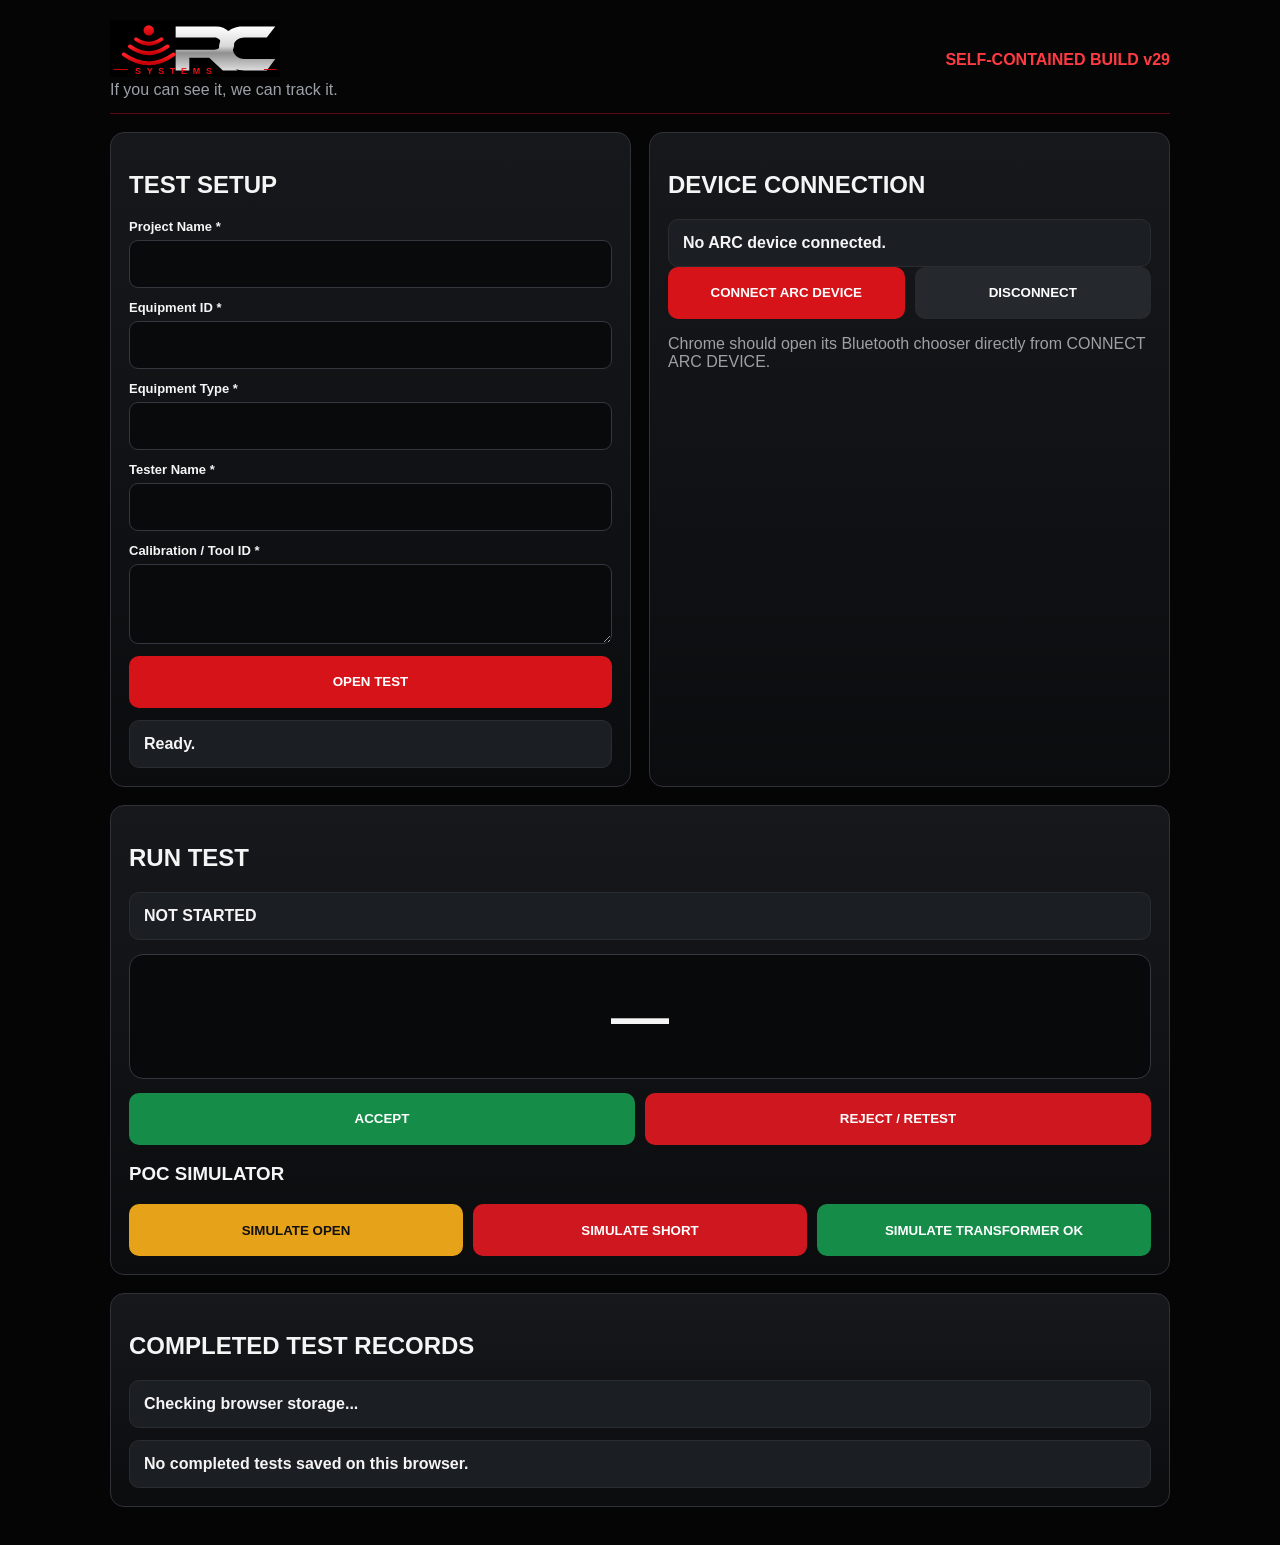
<file: poc-test.html>
<!doctype html><html lang="en"><head><meta charset="utf-8"><meta name="viewport" content="width=device-width,initial-scale=1"><meta name="theme-color" content="#050505"><title>ARC POC Test Runner</title><style>:root{color-scheme:dark;--bg:#050505;--panel:#111317;--text:#f5f5f5;--muted:#9ca1a8;--red:#d7131a;--green:#168c49;--amber:#e6a31a}*{box-sizing:border-box}body{margin:0;background:#050505;color:var(--text);font-family:Arial,Helvetica,sans-serif}.wrap{max-width:1100px;margin:auto;padding:20px}.head{display:flex;justify-content:space-between;gap:20px;align-items:center;border-bottom:1px solid #5c0c10;padding-bottom:14px;margin-bottom:18px}.head img{width:170px}.build{font-weight:900;color:#ff3b42}.grid{display:grid;grid-template-columns:1fr 1fr;gap:18px}.card{background:linear-gradient(180deg,#16181b,#0b0c0e);border:1px solid #303238;border-radius:14px;padding:18px;margin-bottom:18px}.field{display:grid;gap:6px;margin-bottom:12px}.field label{font-size:13px;font-weight:800}.field input,.field textarea{width:100%;min-height:48px;border:1px solid #34373d;border-radius:9px;padding:10px 12px;background:#090a0b;color:#fff}.field textarea{min-height:80px}button{min-height:52px;border-radius:10px;border:1px solid transparent;padding:12px 18px;font-weight:900;cursor:pointer}.primary{background:var(--red);color:white}.secondary{background:#25282d;color:white}.good{background:var(--green);color:white}.bad{background:#ce171f;color:white}.warn{background:var(--amber);color:#111}.wide{width:100%}.status{margin-top:12px;padding:14px;border-radius:10px;background:#1b1e22;border:1px solid #292d32;font-weight:800}.point{text-align:center;font-size:58px;font-weight:900;padding:28px 10px;border:1px solid #34373d;border-radius:14px;background:#08090a;margin:14px 0}.row{display:flex;gap:10px;flex-wrap:wrap}.row button{flex:1}.candidate{font-size:24px;text-align:center}.list{display:grid;gap:8px}.item{display:grid;grid-template-columns:40px 1fr auto;gap:10px;padding:10px;border:1px solid #303238;border-radius:9px}.done{border-color:#245d3a}.muted{color:var(--muted)}.record{border:1px solid #303238;border-radius:10px;padding:14px;margin:10px 0}.record strong{font-size:18px}.detail{margin-top:14px;padding:16px;border:1px solid #4a4d53;border-radius:12px;background:#08090a}.detail table{width:100%;border-collapse:collapse;margin-top:12px}.detail th,.detail td{border:1px solid #303238;padding:8px;text-align:left}.meta{display:grid;grid-template-columns:1fr 1fr;gap:8px}.meta div{padding:8px;border:1px solid #303238;border-radius:8px}.meta span{display:block;font-size:11px;color:var(--muted);text-transform:uppercase}.meta strong{display:block;margin-top:3px;font-size:14px}.storage-ok{border-color:#245d3a}.storage-bad{border-color:#7b2228}@media(max-width:800px){.grid,.meta{grid-template-columns:1fr}.head{align-items:flex-start}.head img{width:130px}.point{font-size:46px}}</style></head><body><div class="wrap"><div class="head"><div><img src="assets/arc-header.svg" alt="ARC Systems"><div class="muted">If you can see it, we can track it.</div></div><div class="build">SELF-CONTAINED BUILD v29</div></div><div class="grid"><section class="card"><h2>TEST SETUP</h2><div class="field"><label>Project Name *</label><input id="project"></div><div class="field"><label>Equipment ID *</label><input id="equipment"></div><div class="field"><label>Equipment Type *</label><input id="type"></div><div class="field"><label>Tester Name *</label><input id="tester"></div><div class="field"><label>Calibration / Tool ID *</label><textarea id="cal"></textarea></div><button id="open" class="primary wide">OPEN TEST</button><div id="openStatus" class="status">Ready.</div></section><section class="card"><h2>DEVICE CONNECTION</h2><div id="bleStatus" class="status">No ARC device connected.</div><div class="row"><button id="connect" class="primary">CONNECT ARC DEVICE</button><button id="disconnect" class="secondary">DISCONNECT</button></div><p class="muted">Chrome should open its Bluetooth chooser directly from CONNECT ARC DEVICE.</p></section></div><section class="card"><h2>RUN TEST</h2><div id="counter" class="status">NOT STARTED</div><div id="point" class="point">—</div><div id="candidate" class="status candidate" hidden></div><div id="decisions" class="row" hidden><button id="accept" class="good">ACCEPT</button><button id="reject" class="bad">REJECT / RETEST</button></div><h3>POC SIMULATOR</h3><div class="row"><button class="warn sim" data-ch="OPEN">SIMULATE OPEN</button><button class="bad sim" data-ch="SHORT">SIMULATE SHORT</button><button class="good sim" data-ch="TRANSFORMER_OK">SIMULATE TRANSFORMER OK</button></div><div id="list" class="list"></div></section><section id="recordsCard" class="card"><h2>COMPLETED TEST RECORDS</h2><div id="storageStatus" class="status">Checking browser storage...</div><div id="recordStatus" class="status">No completed tests saved on this browser.</div><div id="records"></div><div id="recordDetail" class="detail" hidden></div></section></div><script>(function(){'use strict';const $=id=>document.getElementById(id);const tests=['A-B','A-C','B-C','A-G','B-G','C-G','A-N','B-N','C-N','N-G'];const RECORD_KEY='arc_poc_completed_tests';let memoryRecords=[];let index=-1,candidate=null,accepted=[],device=null,startedAt='';const esc=v=>String(v??'').replace(/[&<>"']/g,c=>({'&':'&amp;','<':'&lt;','>':'&gt;','"':'&quot;',"'":'&#39;'}[c]));function storageAvailable(){try{const k='__arc_storage_test__';localStorage.setItem(k,'1');localStorage.removeItem(k);return true}catch(e){return false}}const HAS_STORAGE=storageAvailable();function readLegacy(){if(!HAS_STORAGE)return[];for(const k of ['arc_poc_completed_tests_v28','arc_poc_completed_tests_v27']){try{const v=JSON.parse(localStorage.getItem(k)||'[]');if(Array.isArray(v)&&v.length)return v}catch(e){}}return[]}function getRecords(){if(!HAS_STORAGE)return memoryRecords.slice();try{const current=JSON.parse(localStorage.getItem(RECORD_KEY)||'[]');if(Array.isArray(current)&&current.length)return current;const legacy=readLegacy();if(legacy.length){localStorage.setItem(RECORD_KEY,JSON.stringify(legacy));return legacy}return[]}catch(e){return memoryRecords.slice()}}function saveRecords(r){memoryRecords=r.slice();if(!HAS_STORAGE)return{ok:false,message:'Chrome localStorage unavailable. Record kept in this page session only.'};try{localStorage.setItem(RECORD_KEY,JSON.stringify(r));const verify=JSON.parse(localStorage.getItem(RECORD_KEY)||'[]');if(!Array.isArray(verify)||verify.length!==r.length)throw new Error('Verification failed');return{ok:true,message:'Browser storage verified. '+verify.length+' record(s) stored.'}}catch(e){return{ok:false,message:'Storage error: '+(e&&e.message?e.message:String(e))}}function render(){ $('counter').textContent=index<0?'NOT STARTED':index>=tests.length?'COMPLETE':(index+1)+' / '+tests.length;$('point').textContent=index<0?'—':index>=tests.length?'COMPLETE':tests[index];$('candidate').hidden=!candidate;$('decisions').hidden=!candidate;if(candidate)$('candidate').textContent=candidate+' DETECTED';$('list').innerHTML=tests.map((t,i)=>'<div class="item '+(accepted[i]?'done':'')+'"><strong>'+(i+1)+'</strong><span>'+t+'</span><span>'+(accepted[i]||'WAITING')+'</span></div>').join('')}function openTest(){const missing=[];[['project','Project Name'],['equipment','Equipment ID'],['type','Equipment Type'],['tester','Tester Name'],['cal','Calibration / Tool ID']].forEach(([id,name])=>{if(!$(id).value.trim())missing.push(name)});if(missing.length){$('openStatus').textContent='Missing: '+missing.join(', ');return}accepted=[];candidate=null;index=0;startedAt=new Date().toISOString();$('openStatus').textContent='TEST OPEN — perform A-B.';render()}function receive(ch){if(index<0||index>=tests.length){$('openStatus').textContent='Open a test first.';return}if(candidate)return;candidate=ch;render()}function finalize(){const completedAt=new Date().toISOString();const record={recordType:'ARC_POC_COMPLETED_TEST',recordVersion:2,completedTestId:'ARC-POC-'+Date.now(),projectName:$('project').value.trim(),equipmentId:$('equipment').value.trim(),equipmentType:$('type').value.trim(),testerName:$('tester').value.trim(),calibrationToolId:$('cal').value.trim(),startedAt,completedAt,status:'COMPLETED',readings:tests.map((t,i)=>({order:i+1,testPoint:t,reading:accepted[i],acceptedAt:completedAt}))};const records=getRecords();records.unshift(record);const result=saveRecords(records);$('storageStatus').className='status '+(result.ok?'storage-ok':'storage-bad');$('storageStatus').textContent=result.message;$('openStatus').textContent=result.ok?'TEST COMPLETE — RECORD SAVED AND VERIFIED.':'TEST COMPLETE — RECORD KEPT IN SESSION; BROWSER STORAGE FAILED.';renderRecords();showRecord(record.completedTestId);setTimeout(()=>$('recordsCard').scrollIntoView({behavior:'smooth',block:'start'}),100)}function accept(){if(!candidate)return;accepted[index]=candidate;candidate=null;index++;if(index>=tests.length){render();finalize();return}$('openStatus').textContent='Accepted. Next: '+tests[index];render()}function reject(){candidate=null;$('openStatus').textContent='Reading rejected. Retest '+tests[index]+'.';render()}async function connect(){try{if(!window.isSecureContext)throw new Error('Chrome requires HTTPS.');if(!navigator.bluetooth)throw new Error('Web Bluetooth is not available in this Chrome session.');$('bleStatus').textContent='Opening Chrome Bluetooth chooser...';device=await navigator.bluetooth.requestDevice({acceptAllDevices:true,optionalServices:['8f4d0001-7b6a-4f4b-8f44-4e4558555354']});$('bleStatus').textContent='Selected: '+(device.name||'Unnamed Bluetooth device')+' — attempting ARC service connection...';const server=await device.gatt.connect();const service=await server.getPrimaryService('8f4d0001-7b6a-4f4b-8f44-4e4558555354');const characteristic=await service.getCharacteristic('8f4d0002-7b6a-4f4b-8f44-4e4558555354');await characteristic.startNotifications();characteristic.addEventListener('characteristicvaluechanged',e=>{try{const txt=new TextDecoder().decode(e.target.value);const obj=JSON.parse(txt);if(obj.channel)receive(obj.channel)}catch(err){$('bleStatus').textContent='BLE EVENT ERROR: '+err.message}});$('bleStatus').textContent='ARC DEVICE CONNECTED: '+(device.name||'device')}catch(err){$('bleStatus').textContent='CONNECT ERROR: '+(err&&err.message?err.message:String(err));console.error(err)}}function disconnect(){try{if(device&&device.gatt&&device.gatt.connected)device.gatt.disconnect()}catch(e){}device=null;$('bleStatus').textContent='ARC device disconnected.'}function renderRecords(){const r=getRecords();$('recordStatus').textContent=r.length?r.length+' completed test record(s) available.':'No completed tests saved on this browser.';$('records').innerHTML=r.map(x=>'<div class="record"><strong>'+esc(x.equipmentId)+'</strong><div class="muted">'+esc(x.projectName)+' · '+new Date(x.completedAt).toLocaleString()+'</div><div class="muted">'+(x.readings?.length||0)+' accepted readings · '+esc(x.testerName)+'</div><div class="row" style="margin-top:10px"><button class="primary view-record" data-id="'+esc(x.completedTestId)+'">VIEW RECORD</button></div></div>').join('');document.querySelectorAll('.view-record').forEach(b=>b.onclick=()=>showRecord(b.dataset.id))}function showRecord(id){const x=getRecords().find(r=>r.completedTestId===id);if(!x)return;const box=$('recordDetail');box.hidden=false;box.innerHTML='<div class="row"><button id="closeDetail" class="secondary">CLOSE</button><button id="printDetail" class="primary">PRINT / SAVE PDF</button></div><h2>Completed Test Record</h2><div class="meta"><div><span>Project</span><strong>'+esc(x.projectName)+'</strong></div><div><span>Equipment ID</span><strong>'+esc(x.equipmentId)+'</strong></div><div><span>Equipment Type</span><strong>'+esc(x.equipmentType)+'</strong></div><div><span>Tester</span><strong>'+esc(x.testerName)+'</strong></div><div><span>Calibration / Tool ID</span><strong>'+esc(x.calibrationToolId)+'</strong></div><div><span>Record ID</span><strong>'+esc(x.completedTestId)+'</strong></div><div><span>Started</span><strong>'+new Date(x.startedAt).toLocaleString()+'</strong></div><div><span>Completed</span><strong>'+new Date(x.completedAt).toLocaleString()+'</strong></div></div><table><thead><tr><th>#</th><th>Test Point</th><th>Accepted Reading</th></tr></thead><tbody>'+x.readings.map(r=>'<tr><td>'+r.order+'</td><td>'+esc(r.testPoint)+'</td><td><strong>'+esc(r.reading)+'</strong></td></tr>').join('')+'</tbody></table>';$('closeDetail').onclick=()=>box.hidden=true;$('printDetail').onclick=()=>window.print()}$('open').addEventListener('click',openTest);$('accept').addEventListener('click',accept);$('reject').addEventListener('click',reject);$('connect').addEventListener('click',connect);$('disconnect').addEventListener('click',disconnect);document.querySelectorAll('.sim').forEach(b=>b.addEventListener('click',()=>receive(b.dataset.ch)));render();memoryRecords=readLegacy();renderRecords();$('storageStatus').className='status '+(HAS_STORAGE?'storage-ok':'storage-bad');$('storageStatus').textContent=HAS_STORAGE?'Chrome localStorage is available.':'Chrome localStorage is unavailable; records will only last for this page session.';$('openStatus').textContent='SELF-CONTAINED ARC v29 READY · '+(window.isSecureContext?'HTTPS OK':'NOT SECURE');})();</script></body></html>
</file>
<file: css/tilt.css>
:root{color-scheme:dark;--bg:#050505;--panel:#101214;--text:#f5f5f5;--muted:#9b9fa6;--accent:#ed161d;--good:#168c49;--bad:#ce171f;--warn:#e6a31a}*{box-sizing:border-box}html,body{margin:0;min-height:100%;background:#050505;color:var(--text);font-family:Arial,Helvetica,sans-serif}body{background:radial-gradient(circle at 50% -20%,rgba(237,22,29,.12),transparent 32%),linear-gradient(180deg,#050505,#090a0b 45%,#050505)}button,input,select,textarea{font:inherit}button{min-height:52px;border-radius:10px;border:1px solid transparent;padding:12px 18px;font-weight:800;cursor:pointer}button:disabled{opacity:.35}.topbar{position:sticky;top:0;z-index:20;display:flex;justify-content:space-between;align-items:center;gap:24px;min-height:84px;padding:9px 28px;background:#050505;border-bottom:1px solid #5c0c10}.brand-block{display:flex;align-items:center;gap:20px;flex:1}.arc-logo{width:160px;height:54px;object-fit:contain}.brand-copy{border-left:1px solid #303238;padding-left:20px}.eyebrow{color:#ff3940;font-size:13px;font-weight:900}.tagline{margin-top:5px;color:#d0d0d0}.topbar-status{display:flex;align-items:center;gap:18px}.mode-box{padding:10px 16px;border:1px solid #2e3136;border-radius:10px}.mode-box span,.device-summary small{display:block;color:#a6a9ae;font-size:11px}.mode-box strong{color:#ff383f}.device-summary{display:flex;gap:10px;align-items:center}.bt-mark{font-size:29px;color:#4d8dff}.app{max-width:1420px;margin:auto;padding:18px 28px 30px}.grid{display:grid;gap:18px}.grid.two{grid-template-columns:1fr 1fr}.overview-grid,.main-grid{margin-bottom:18px}.card{background:linear-gradient(180deg,#16181b,#0b0c0e);border:1px solid #303238;border-radius:14px;padding:20px}.section-title-row{display:flex;justify-content:space-between;align-items:center;margin-bottom:18px}.section-title-row h2{margin:0}.row{display:flex;gap:12px;flex-wrap:wrap;align-items:center}.primary{background:#d7131a;color:#fff;border-color:#ff3137}.secondary{background:#22252a;color:#ddd;border-color:#35383e}.good{background:#168c49;color:#fff}.bad{background:#ce171f;color:#fff}.warn{background:#e6a31a;color:#111}.end-test{background:transparent;color:#ff666c;border-color:#712329}.pill{display:inline-block;padding:5px 10px;border-radius:999px;background:#25272b;border:1px solid #34373d;font-size:11px;font-weight:900}.pill.accent{color:#ff6c71}.muted{color:var(--muted);line-height:1.45}.status{margin-top:14px;padding:16px;border-radius:10px;background:#1b1e22;border:1px solid #292d32;font-weight:700}.field{display:grid;gap:7px;margin-bottom:14px}.field label{font-size:13px;font-weight:800}.field input,.field textarea,select{width:100%;min-height:50px;border:1px solid #34373d;border-radius:9px;padding:11px 13px;background:#090a0b;color:#fff}.field textarea{min-height:96px}.wide{width:100%}.current-reading-shell{margin:14px 0;padding:20px;text-align:center;background:#08090a;border:1px solid #33363b;border-radius:13px}.reading-label{color:#8f939a;font-size:11px;font-weight:900}.result-big{font-size:48px;font-weight:900;margin-top:8px}.decision-row{display:grid;grid-template-columns:1fr 1fr;gap:12px}.decision-button{min-height:78px;font-size:20px}.end-row{justify-content:flex-end;margin-top:12px}.end-panel{margin-top:12px;padding:15px;border:1px solid #672126;background:#0d0d0e;border-radius:12px}.test-list{display:grid;gap:8px;margin-top:14px}.test-row{display:grid;grid-template-columns:42px 1fr auto;gap:10px;align-items:center;padding:11px;border:1px solid #2d3035;border-radius:9px;background:#0b0c0d}.test-row.done{border-color:#245d3a}.dev{margin-bottom:18px;border-style:dashed;border-color:#672126}.records-card{margin-bottom:18px}.record{border-top:1px solid #2b2e33;padding:12px 0}.system-footer{display:grid;grid-template-columns:repeat(4,1fr);border:1px solid #2c2f34;border-radius:12px}.system-footer>div{padding:14px 18px}.system-footer span,.system-footer strong{display:block}.system-footer span{font-size:11px;color:#9c9fa5}.system-footer strong{color:#ef343a}.report-actions{display:flex;gap:10px;flex-wrap:wrap;margin-bottom:16px}.arc-report{background:#fff;color:#161616;border-radius:8px;padding:28px;max-width:1000px;margin:0 auto}.report-head{display:grid;grid-template-columns:190px 1fr auto;gap:24px;align-items:center;padding-bottom:18px;border-bottom:4px solid #d7131a}.report-head img{width:180px;max-height:70px;object-fit:contain}.report-head h1{margin:0;font-size:27px}.report-head p{margin:5px 0 0;color:#666}.report-status{padding:10px 14px;border:2px solid #222;border-radius:6px;font-size:17px}.report-meta{display:grid;grid-template-columns:1fr 1fr;gap:0;border:1px solid #bbb;margin:22px 0}.report-meta>div{padding:10px 12px;border-bottom:1px solid #ddd}.report-meta span,.report-meta strong{display:block}.report-meta span{font-size:10px;text-transform:uppercase;color:#666;font-weight:700}.report-meta strong{margin-top:4px;white-space:pre-wrap}.arc-report section{margin:20px 0}.arc-report h3{margin:0 0 8px;border-bottom:1px solid #aaa;padding-bottom:6px}.arc-report table{width:100%;border-collapse:collapse;font-size:13px}.arc-report th,.arc-report td{border:1px solid #aaa;padding:8px;text-align:left}.arc-report th{background:#eee}.report-ended{border:2px solid #333;padding:12px}.report-photo img{display:block;max-width:100%;max-height:480px;margin:10px auto;border:1px solid #aaa}.report-foot{margin-top:28px;padding-top:12px;border-top:2px solid #222;text-align:center;color:#555;font-size:11px}.print-page{background:#fff;color:#111}.print-page .arc-report{max-width:none;border-radius:0}.print-report{padding:0}.diag-meta{background:#fff;color:#111}.diag-events{display:grid;gap:7px;margin-top:14px;max-height:520px;overflow:auto}.diag-event{display:grid;grid-template-columns:140px 180px 1fr;gap:10px;padding:10px;border:1px solid #2d3035;border-radius:8px;background:#08090a}.diag-event strong{color:#ff4b51}.diag-event span{color:#9b9fa6;font-size:12px}.diag-event code{white-space:pre-wrap;overflow-wrap:anywhere;color:#d5d7da;font-size:11px}@media(max-width:980px){.grid.two{grid-template-columns:1fr}.brand-copy{display:none}.system-footer{grid-template-columns:1fr 1fr}.report-head{grid-template-columns:150px 1fr}.report-head img{width:140px}.report-status{grid-column:1/-1;justify-self:start}.diag-event{grid-template-columns:1fr}.diag-event span{grid-row:2}}@media(max-width:700px){.topbar{padding:8px 14px}.app{padding:14px}.device-summary{display:none}.arc-logo{width:125px}.row button{flex:1 1 auto}.decision-row{grid-template-columns:1fr}.system-footer{grid-template-columns:1fr}.test-row{grid-template-columns:34px 1fr}.test-row>:last-child{grid-column:2}.arc-report{padding:16px}.report-head{grid-template-columns:1fr}.report-meta{grid-template-columns:1fr}.report-actions button{width:100%}}@media print{@page{size:auto;margin:.45in}html,body,.print-page{background:#fff!important;color:#111!important}.arc-report{padding:0!important;box-shadow:none!important}.report-head{break-inside:avoid}.arc-report table{break-inside:auto}.arc-report tr{break-inside:avoid}.report-photo{break-inside:avoid}.report-actions{display:none!important}}
</file>
<file: css/field.css>
html{-webkit-text-size-adjust:100%;touch-action:manipulation}body{-webkit-user-select:none;user-select:none;overscroll-behavior-y:none;padding-bottom:env(safe-area-inset-bottom)}input,textarea,select{-webkit-user-select:text;user-select:text}button{touch-action:manipulation;-webkit-tap-highlight-color:transparent}.field-alert{position:sticky;top:84px;z-index:19;margin:0 auto 14px;max-width:1420px;padding:14px 18px;border:2px solid #b96b00;border-radius:12px;background:#2c1c00;color:#fff;box-shadow:0 8px 24px rgba(0,0,0,.35)}.field-alert strong{display:block;font-size:18px}.field-alert span{display:block;margin-top:4px;color:#f4d6a0}.field-alert .row{margin-top:10px}.field-alert.danger{border-color:#d7131a;background:#2a090b}.field-alert.good{border-color:#168c49;background:#071b10}.field-lock body{overflow:hidden}.field-focus .overview-grid,.field-focus .main-grid>section:first-child,.field-focus .dev,.field-focus .records-card,.field-focus #syncPanel,.field-focus #diagnosticsPanel,.field-focus .system-footer{display:none!important}.field-focus .main-grid{display:block}.field-focus .run-card{max-width:900px;margin:0 auto}.field-focus .topbar{position:sticky}.field-focus #currentTest{font-size:clamp(42px,7vw,78px)}.field-focus .decision-button{min-height:96px;font-size:26px}.field-focus #runStatus{font-size:18px}.field-focus .end-row button{min-width:180px}.field-focus-toggle{position:fixed;right:18px;bottom:18px;z-index:30;min-height:48px;border-radius:999px;padding:10px 16px;background:#16181b;color:#fff;border:1px solid #3b3e44;box-shadow:0 6px 24px rgba(0,0,0,.45)}@media(max-width:980px){button{min-height:58px}.field input,.field textarea,select{font-size:18px;min-height:56px}.field-alert{top:70px;margin-left:14px;margin-right:14px}.current-reading-shell{padding:26px}.result-big{font-size:58px}.decision-button{min-height:90px;font-size:24px}}@media(max-width:700px){.field-alert{top:62px}.field-focus-toggle{right:10px;bottom:10px}.result-big{font-size:46px}}
</file>
<file: css/arc40.css>
.small{font-size:12px}.recovery-card{margin-bottom:18px;border:2px solid #b96b00}.plan-actions{margin-top:14px}.saved-plan-box{margin-top:20px;padding-top:18px;border-top:1px solid #303238}.plan-test-label{min-height:44px!important}.main-grid{grid-template-columns:1fr!important}.main-grid>#planCard,.main-grid>#runCard{width:100%}.run-card{min-width:0}.candidate-panel{margin-top:14px}.live-record{margin-top:22px;padding-top:20px;border-top:1px solid #393c42}.live-meta{display:grid;grid-template-columns:repeat(2,minmax(0,1fr));gap:8px;margin-bottom:16px}.live-meta>div{padding:10px 12px;border:1px solid #303238;border-radius:9px;background:#090a0b}.live-meta span,.live-meta strong{display:block}.live-meta span{font-size:10px;color:#9b9fa6;text-transform:uppercase;font-weight:800}.live-meta strong{margin-top:4px;overflow-wrap:anywhere}.tilt-matrix{display:grid;gap:10px}.tilt-matrix table{width:100%;border-collapse:separate;border-spacing:0;table-layout:fixed;border:1px solid #34373d;border-radius:10px;overflow:hidden;background:#08090a}.tilt-matrix th,.tilt-matrix td{padding:10px;border-right:1px solid #34373d;border-bottom:1px solid #34373d;text-align:center;vertical-align:middle}.tilt-matrix th:last-child,.tilt-matrix td:last-child{border-right:0}.tilt-matrix tbody tr:last-child td{border-bottom:0}.tilt-matrix th{background:#1a1d21;color:#fff;font-size:12px;letter-spacing:.04em}.tilt-matrix th:first-child,.tilt-matrix td:first-child{width:31%;text-align:left}.matrix-group{font-weight:900;background:#111317}.matrix-cell{min-height:72px;color:#a6a9ae;font-weight:800}.matrix-cell strong,.matrix-cell span,.matrix-cell small{display:block}.matrix-cell strong{font-size:17px}.matrix-cell span{margin-top:3px;font-size:11px}.matrix-cell small{margin-top:5px;color:#d5d7da;font-size:10px;font-weight:700}.matrix-go{background:rgba(22,140,73,.25)!important;border-color:#168c49!important;color:#dfffea!important}.matrix-nogo{background:rgba(206,23,31,.22)!important;border-color:#ce171f!important;color:#ffe4e5!important}.matrix-current{background:rgba(230,163,26,.16)!important;box-shadow:inset 0 0 0 2px #e6a31a;color:#fff!important}.ng-table th:first-child,.ng-table td:first-child{width:31%}.record{display:flex;justify-content:space-between;gap:16px;align-items:center;border:1px solid #2b2e33!important;border-radius:10px;padding:14px!important;margin-top:10px;background:#0b0c0e}.record-detail{margin-top:18px}.record-actions{margin-bottom:12px}.record-matrix td{color:#111}.record-matrix .matrix-group{background:#eee;color:#111}.record-matrix .matrix-go{background:#dff5e7!important;color:#0b4f27!important}.record-matrix .matrix-nogo{background:#ffe2e4!important;color:#711019!important}.arc-modal{position:fixed;inset:0;z-index:10000;display:flex;align-items:center;justify-content:center;padding:20px;background:rgba(0,0,0,.82);backdrop-filter:blur(5px)}.arc-modal[hidden]{display:none!important}.arc-modal-card{width:min(760px,100%);padding:24px;border:2px solid #d7131a;border-radius:16px;background:linear-gradient(180deg,#181a1e,#090a0b);box-shadow:0 22px 80px rgba(0,0,0,.65)}.completion-actions{display:grid;grid-template-columns:1fr 1fr;gap:12px}.completion-actions .primary{grid-column:1/-1;min-height:64px}.arc-modal-card h2{font-size:28px}.arc-modal-card p{color:#d0d2d5}.arc-report .record-matrix table{border-color:#aaa}.arc-report .record-matrix th,.arc-report .record-matrix td{border-color:#aaa}.arc-report .record-matrix th{background:#eee;color:#111}.arc-report .record-matrix .matrix-cell small{color:#333}@media(max-width:980px){.live-meta{grid-template-columns:1fr}.record{align-items:flex-start;flex-direction:column}.tilt-matrix{overflow-x:auto}.tilt-matrix table{min-width:620px}}@media(max-width:700px){.completion-actions{grid-template-columns:1fr}.completion-actions .primary{grid-column:auto}.arc-modal{padding:10px}.arc-modal-card{padding:18px}.tilt-matrix table{min-width:560px}}@media print{body>*:not(.app){display:none!important}.topbar,.overview-grid,#planCard,#runCard,#simulatorCard,.records-card>.section-title-row,.records-card>#completedStatus,.records-card>.field,.records-card>#completedTests,.system-footer,.record-actions{display:none!important}#recordsCard{border:0!important;padding:0!important}.record-detail{display:block!important}.arc-report{display:block!important}}
</file>
